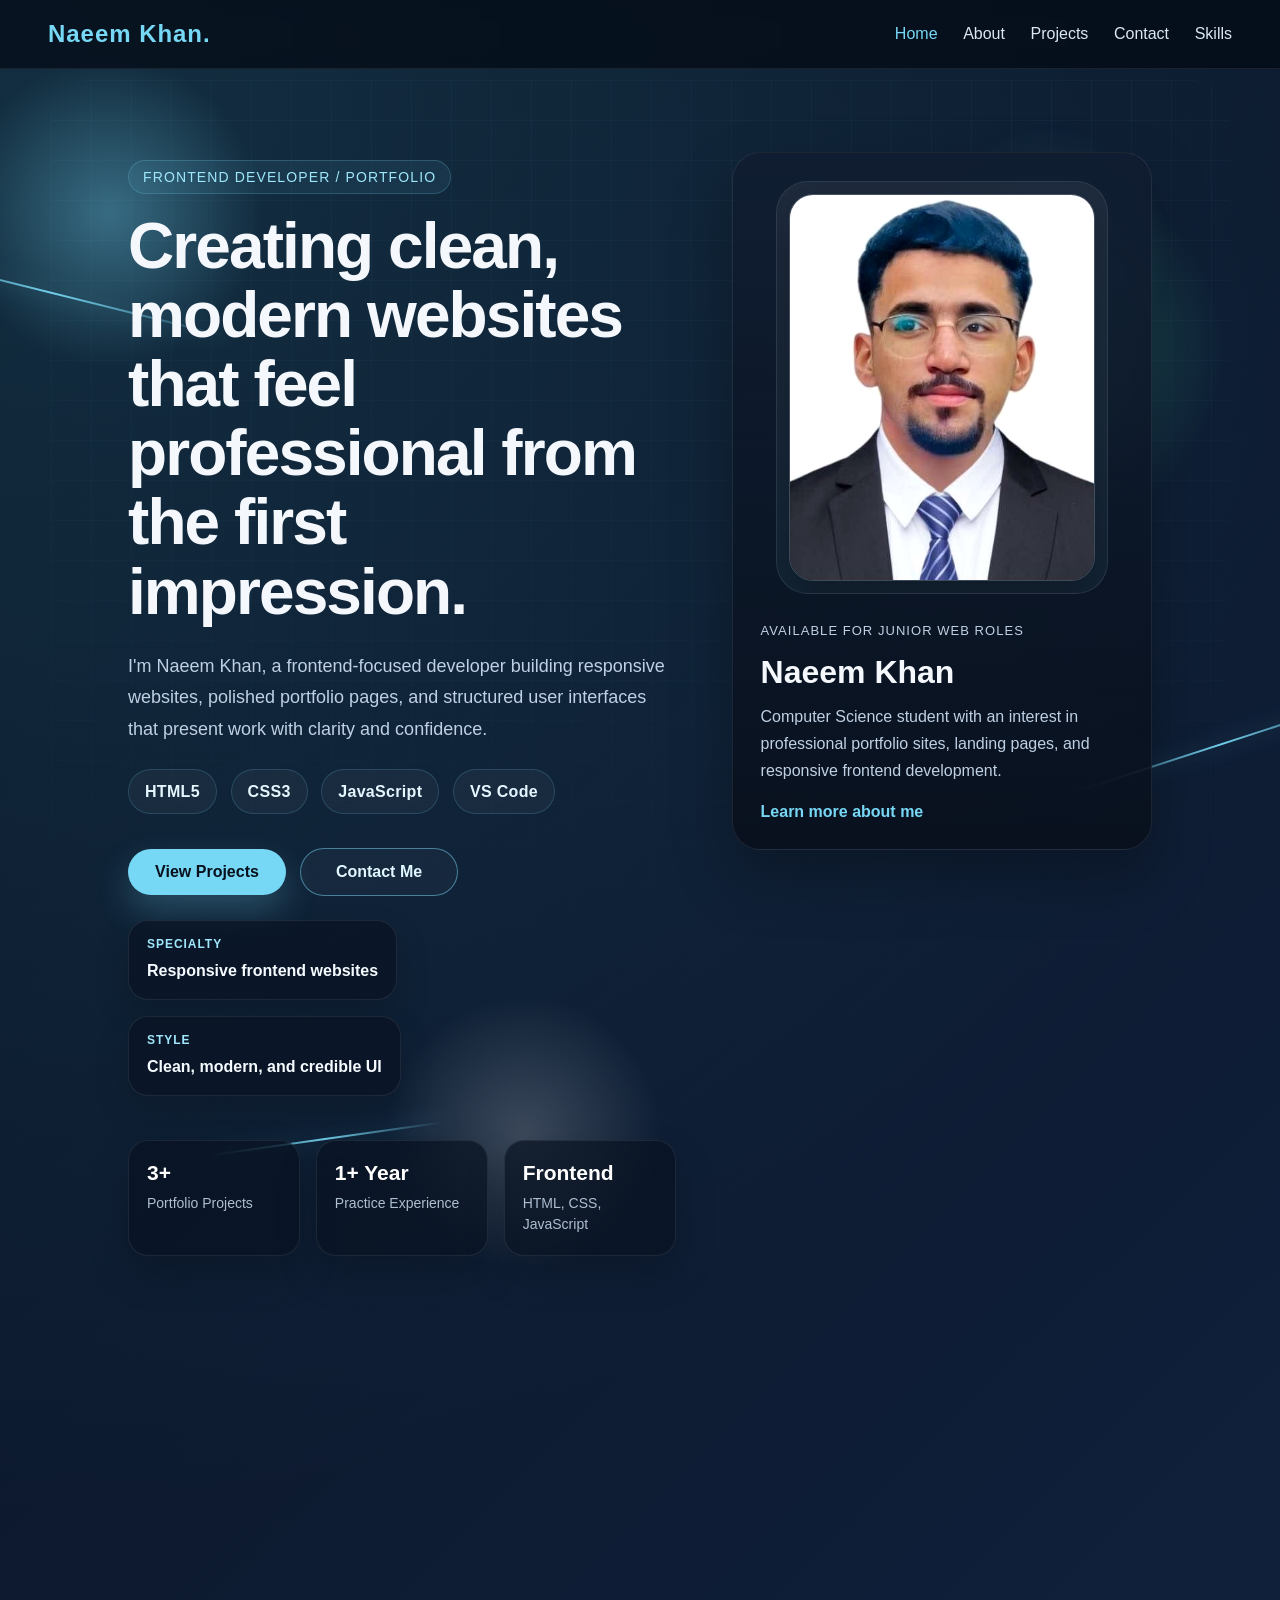
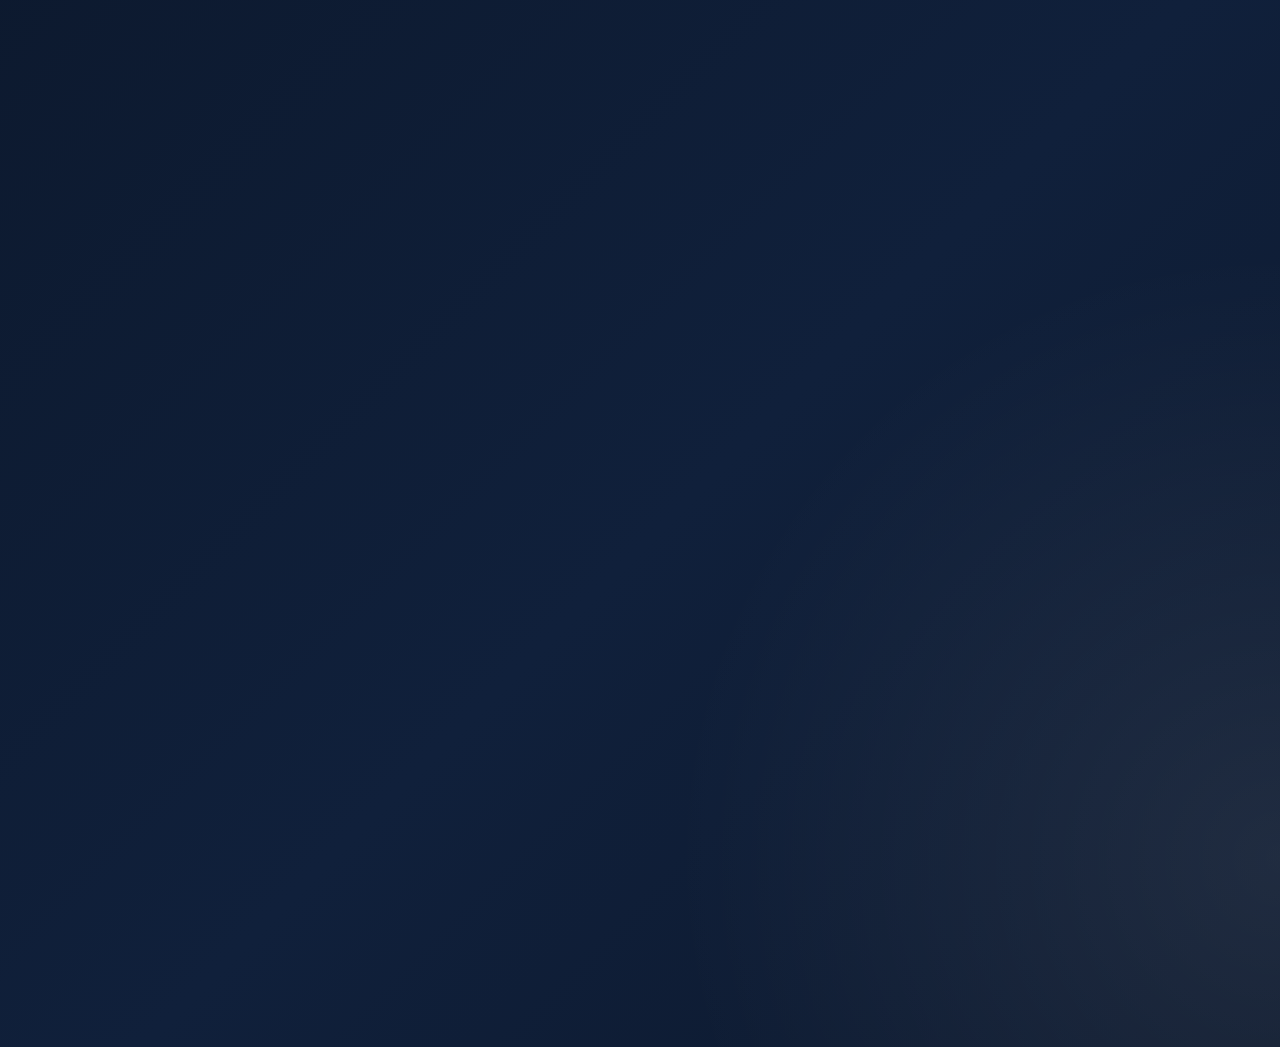
<file: index.html>
<!DOCTYPE html>
<html lang="en">
<head>
<meta charset="UTF-8">
<meta name="viewport" content="width=device-width, initial-scale=1.0">
<title>Naeem Khan | Software Developer</title>
<meta http-equiv="Content-Security-Policy" content="default-src 'self'; img-src 'self' data:; style-src 'self' 'unsafe-inline'; script-src 'self' 'unsafe-inline'; object-src 'none'; base-uri 'self'; frame-ancestors 'self'; form-action 'self' mailto:;">
<link rel="stylesheet" href="style.css">
<link rel="preload" as="image" href="naeem.jpg">
</head>
<body>
<header>
    <nav>
        <div class="logo">Naeem Khan.</div>
        <div class="hamburger" id="hamburger" aria-label="Toggle navigation" aria-expanded="false" aria-controls="nav-links" role="button" tabindex="0">
            <span></span>
            <span></span>
            <span></span>
        </div>
        <ul id="nav-links">
            <li><a href="index.html" class="active">Home</a></li>
            <li><a href="about.html">About</a></li>
            <li><a href="projects.html">Projects</a></li>
            <li><a href="contact.html">Contact</a></li>
            <li><a href="skills.html">Skills</a></li>
        </ul>
    </nav>
</header>

<div class="nav-overlay" id="nav-overlay" aria-hidden="true"></div>

<main>
    <section class="hero hero-home">
        <div class="hero-background" aria-hidden="true">
            <span class="bg-orb orb-one"></span>
            <span class="bg-orb orb-two"></span>
            <span class="bg-orb orb-three"></span>
            <span class="bg-grid"></span>
            <span class="bg-line line-one"></span>
            <span class="bg-line line-two"></span>
            <span class="bg-line line-three"></span>
        </div>

        <div class="hero-copy fade-in delay-1">
            <p class="eyebrow">Frontend Developer / Portfolio</p>
            <h1>Creating clean, modern websites that feel professional from the first impression.</h1>
            <p class="hero-lead">
                I'm Naeem Khan, a frontend-focused developer building responsive websites, polished
                portfolio pages, and structured user interfaces that present work with clarity and confidence.
            </p>

            <div class="tech-icons" aria-label="Core tools and technologies">
                <span class="tech-badge">HTML5</span>
                <span class="tech-badge">CSS3</span>
                <span class="tech-badge">JavaScript</span>
                <span class="tech-badge">VS Code</span>
            </div>

            <div class="hero-actions fade-in delay-2">
                <a href="projects.html" class="btn primary">View Projects</a>
                <a href="contact.html" class="btn secondary">Contact Me</a>
            </div>

            <div class="hero-trust-row">
                <div class="trust-item">
                    <span>Specialty</span>
                    <strong>Responsive frontend websites</strong>
                </div>
                <div class="trust-item">
                    <span>Style</span>
                    <strong>Clean, modern, and credible UI</strong>
                </div>
            </div>

            <div class="hero-metrics">
                <div class="metric-card">
                    <strong>3+</strong>
                    <span>Portfolio Projects</span>
                </div>
                <div class="metric-card">
                    <strong>1+ Year</strong>
                    <span>Practice Experience</span>
                </div>
                <div class="metric-card">
                    <strong>Frontend</strong>
                    <span>HTML, CSS, JavaScript</span>
                </div>
            </div>
        </div>

        <div class="hero-visual fade-in delay-3">
            <div class="profile-panel">
                <div class="profile-image-wrap">
                    <div class="circle"></div>
                    <img src="naeem.jpg" alt="Portrait of Naeem Khan" width="465" height="577" decoding="async" fetchpriority="high">
                </div>

                <div class="profile-summary">
                    <p class="profile-role">Available for junior web roles</p>
                    <h2>Naeem Khan</h2>
                    <p>
                        Computer Science student with an interest in professional portfolio sites,
                        landing pages, and responsive frontend development.
                    </p>
                    <a href="about.html" class="text-link">Learn more about me</a>
                </div>
            </div>
        </div>
    </section>

    <section class="home-strip fade-in-on-scroll">
        <div class="strip-card fade-in-on-scroll" style="--reveal-delay: 80ms;">
            <h3>Professional Presentation</h3>
            <p>Layouts designed to feel clean, trustworthy, and easy to navigate.</p>
        </div>
        <div class="strip-card fade-in-on-scroll" style="--reveal-delay: 180ms;">
            <h3>Responsive Design</h3>
            <p>Interfaces built to work smoothly across desktop, tablet, and mobile screens.</p>
        </div>
        <div class="strip-card fade-in-on-scroll" style="--reveal-delay: 280ms;">
            <h3>Project Focus</h3>
            <p>Real practice projects that demonstrate UI structure, styling, and consistency.</p>
        </div>
    </section>

    <section class="home-feature-grid fade-in-on-scroll">
        <article class="home-feature-card feature-intro fade-in-on-scroll" style="--reveal-delay: 80ms;">
            <p class="intro">What I Deliver</p>
            <h2>Web pages that balance visual appeal, clarity, and usability.</h2>
            <p>
                My work focuses on creating pages that are easy to understand, attractive to look at,
                and professional enough to support a personal brand or business presence.
            </p>
        </article>

        <article class="home-feature-card fade-in-on-scroll" style="--reveal-delay: 180ms;">
            <strong>Landing Pages</strong>
            <p>Structured layouts that guide visitors clearly from introduction to action.</p>
        </article>

        <article class="home-feature-card fade-in-on-scroll" style="--reveal-delay: 280ms;">
            <strong>Portfolio Websites</strong>
            <p>Personal portfolio pages designed to showcase projects in a clean and credible way.</p>
        </article>

        <article class="home-feature-card fade-in-on-scroll" style="--reveal-delay: 380ms;">
            <strong>Responsive Interfaces</strong>
            <p>Designs that stay usable and polished across desktop, tablet, and mobile screens.</p>
        </article>
    </section>

    <section class="home-cta-panel fade-in-on-scroll">
        <div class="home-cta-copy">
            <p class="eyebrow">Ready to Connect</p>
            <h2>Looking for a clean and professional website style?</h2>
            <p>
                Explore my recent work or contact me to discuss a project, role, or collaboration opportunity.
            </p>
        </div>
        <div class="home-cta-actions">
            <a href="projects.html" class="btn primary">See My Work</a>
            <a href="contact.html" class="btn secondary">Start a Conversation</a>
        </div>
    </section>
</main>

<footer>
    <p>&copy; 2026 Naeem Khan</p>
    <div class="social-links">
        <a href="https://www.linkedin.com/in/naeem-khan-666952367?utm_source=share_via&utm_content=profile&utm_medium=member_android" target="_blank" rel="noopener noreferrer" aria-label="LinkedIn">
            <svg viewBox="0 0 24 24" aria-hidden="true">
                <path d="M4.98 3.5A2.49 2.49 0 1 0 5 8.48a2.49 2.49 0 0 0-.02-4.98ZM2.75 9.5h4.5v11.75h-4.5Zm7.25 0h4.31v1.6h.06c.6-1.14 2.08-2.35 4.28-2.35 4.58 0 5.43 3.01 5.43 6.92v7.58h-4.5v-6.72c0-1.6-.03-3.66-2.23-3.66-2.24 0-2.58 1.75-2.58 3.55v6.83H10Z"/>
            </svg>
            <span>LinkedIn</span>
        </a>
        <a href="https://mail.google.com/mail/?view=cm&amp;fs=1&amp;to=naeemcs931%40gmail.com&amp;su=Portfolio%20Inquiry" target="_blank" rel="noopener noreferrer" aria-label="Email Me">
            <svg viewBox="0 0 24 24" aria-hidden="true">
                <path d="M3 5.25h18A1.75 1.75 0 0 1 22.75 7v10A1.75 1.75 0 0 1 21 18.75H3A1.75 1.75 0 0 1 1.25 17V7A1.75 1.75 0 0 1 3 5.25Zm0 1.5a.25.25 0 0 0-.25.25v.19l9.25 5.82 9.25-5.82V7A.25.25 0 0 0 21 6.75Zm18 10.5a.25.25 0 0 0 .25-.25V8.96l-8.85 5.57a.75.75 0 0 1-.8 0L2.75 8.96V17c0 .14.11.25.25.25Z"/>
            </svg>
            <span>Email</span>
        </a>
    </div>
</footer>

<script>
const hamburger = document.getElementById('hamburger');
const navLinks = document.getElementById('nav-links');
const navOverlay = document.getElementById('nav-overlay');

if (hamburger && navLinks) {
    const setNavState = (isOpen) => {
        navLinks.classList.toggle('active', isOpen);
        document.body.classList.toggle('nav-open', isOpen);
        hamburger.setAttribute('aria-expanded', String(isOpen));
        if (navOverlay) {
            navOverlay.setAttribute('aria-hidden', String(!isOpen));
        }
    };

    const toggleNav = () => {
        setNavState(!navLinks.classList.contains('active'));
    };

    const closeNav = () => {
        setNavState(false);
    };

    hamburger.addEventListener('click', toggleNav);
    hamburger.addEventListener('keydown', (event) => {
        if (event.key === 'Enter' || event.key === ' ') {
            event.preventDefault();
            toggleNav();
        }
    });

    navLinks.querySelectorAll('a').forEach((link) => {
        link.addEventListener('click', closeNav);
    });

    if (navOverlay) {
        navOverlay.addEventListener('click', closeNav);
    }

    document.addEventListener('keydown', (event) => {
        if (event.key === 'Escape') {
            closeNav();
        }
    });
}

function initRevealAnimations() {
    const revealItems = document.querySelectorAll('.fade-in-on-scroll:not(.is-visible)');

    if (revealItems.length === 0) {
        return;
    }

    const pendingItems = [];
    const immediateThreshold = Math.max(window.innerHeight * 0.92, 560);

    revealItems.forEach((item) => {
        if (item.getBoundingClientRect().top <= immediateThreshold) {
            item.classList.add('reveal-now', 'is-visible');
            return;
        }

        pendingItems.push(item);
    });

    if (pendingItems.length === 0) {
        return;
    }

    if (!('IntersectionObserver' in window) || window.matchMedia('(prefers-reduced-motion: reduce)').matches) {
        pendingItems.forEach((item) => item.classList.add('is-visible'));
        return;
    }

    const revealObserver = new IntersectionObserver((entries, observer) => {
        entries.forEach((entry) => {
            if (!entry.isIntersecting) {
                return;
            }

            entry.target.classList.add('is-visible');
            observer.unobserve(entry.target);
        });
    }, {
        threshold: 0.12,
        rootMargin: '0px 0px -10% 0px'
    });

    pendingItems.forEach((item) => revealObserver.observe(item));
}

initRevealAnimations();
</script>

</body>
</html>
</file>
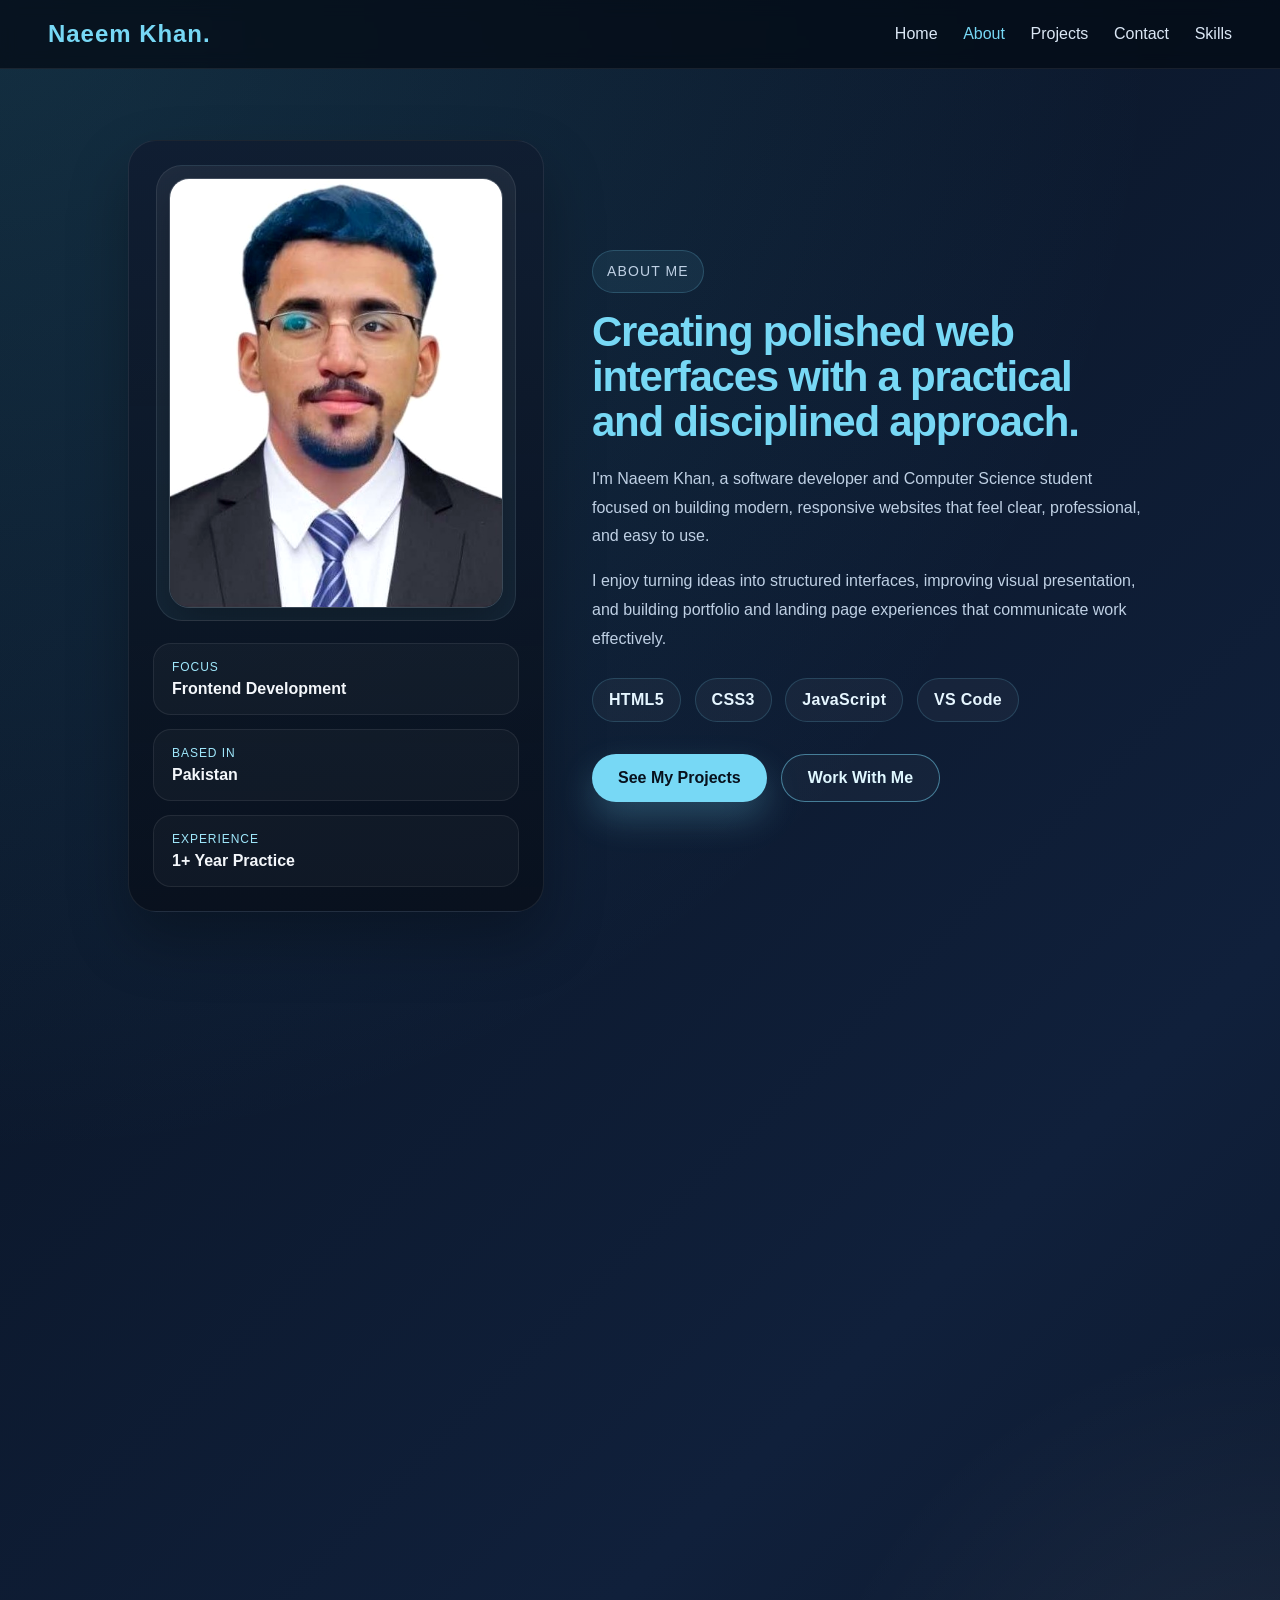
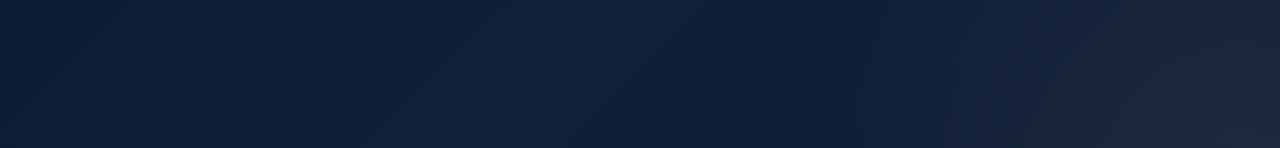
<file: about.html>
<!DOCTYPE html>
<html lang="en">
<head>
<meta charset="UTF-8">
<meta name="viewport" content="width=device-width, initial-scale=1.0">
<title>Naeem Khan | About</title>
<meta http-equiv="Content-Security-Policy" content="default-src 'self'; img-src 'self' data:; style-src 'self' 'unsafe-inline'; script-src 'self' 'unsafe-inline'; object-src 'none'; base-uri 'self'; frame-ancestors 'self'; form-action 'self' mailto:;">
<link rel="stylesheet" href="style.css">
<link rel="preload" as="image" href="naeem.jpg">
</head>
<body>

<header>
    <nav>
        <div class="logo">Naeem Khan.</div>
        <div class="hamburger" id="hamburger" aria-label="Toggle navigation" aria-expanded="false" aria-controls="nav-links" role="button" tabindex="0">
            <span></span>
            <span></span>
            <span></span>
        </div>
        <ul id="nav-links">
            <li><a href="index.html">Home</a></li>
            <li><a href="about.html" class="active">About</a></li>
            <li><a href="projects.html">Projects</a></li>
            <li><a href="contact.html">Contact</a></li>
            <li><a href="skills.html">Skills</a></li>
        </ul>
    </nav>
</header>

<div class="nav-overlay" id="nav-overlay" aria-hidden="true"></div>

<main>
    <section class="about-page about-hero">
        <div class="about-img about-panel fade-in delay-3">
            <div class="about-image-frame">
                <img src="naeem.jpg" alt="Portrait of Naeem Khan" width="465" height="577" decoding="async" fetchpriority="high">
            </div>

            <div class="about-quick-facts">
                <div>
                    <span>Focus</span>
                    <strong>Frontend Development</strong>
                </div>
                <div>
                    <span>Based In</span>
                    <strong>Pakistan</strong>
                </div>
                <div>
                    <span>Experience</span>
                    <strong>1+ Year Practice</strong>
                </div>
            </div>
        </div>

        <div class="about-content fade-in delay-1">
            <p class="eyebrow">About Me</p>
            <h1>Creating polished web interfaces with a practical and disciplined approach.</h1>
            <p>
                I'm Naeem Khan, a software developer and Computer Science student focused on building
                modern, responsive websites that feel clear, professional, and easy to use.
            </p>
            <p>
                I enjoy turning ideas into structured interfaces, improving visual presentation,
                and building portfolio and landing page experiences that communicate work effectively.
            </p>

            <div class="tech-icons">
                <span class="tech-badge">HTML5</span>
                <span class="tech-badge">CSS3</span>
                <span class="tech-badge">JavaScript</span>
                <span class="tech-badge">VS Code</span>
            </div>

            <div class="about-actions fade-in delay-2">
                <a href="projects.html" class="btn primary">See My Projects</a>
                <a href="contact.html" class="btn secondary">Work With Me</a>
            </div>
        </div>
    </section>

    <section class="about-details fade-in-on-scroll">
        <div class="about-card fade-in-on-scroll" style="--reveal-delay: 80ms;">
            <h2>Profile Summary</h2>
            <p>
                I am building my skills in frontend development through practice projects focused on
                HTML, CSS, JavaScript, responsive design, and clean user interface structure.
            </p>
            <p>
                My goal is to grow into a professional full stack developer by strengthening both my
                technical ability and the quality of presentation in every project I create.
            </p>
        </div>

        <div class="about-card fade-in-on-scroll" style="--reveal-delay: 180ms;">
            <h2>Core Details</h2>
            <div class="info-box info-grid">
                <div><strong>Name</strong><span>Naeem Khan</span></div>
                <div><strong>Speciality</strong><span>Frontend Development</span></div>
                <div><strong>Education</strong><span>Computer Science Student</span></div>
                <div><strong>Project Type</strong><span>Portfolio and Landing Pages</span></div>
                <div><strong>Location</strong><span>Pakistan</span></div>
                <div><strong>Next Goal</strong><span>Senior Developer Role</span></div>
            </div>
        </div>

        <div class="about-card fade-in-on-scroll" style="--reveal-delay: 280ms;">
            <h2>What I Value</h2>
            <div class="about-points">
                <div class="point-item">
                    <strong>Clarity</strong>
                    <p>Interfaces should be easy to read, structured well, and simple to navigate.</p>
                </div>
                <div class="point-item">
                    <strong>Consistency</strong>
                    <p>Design elements should feel connected across pages, sections, and screen sizes.</p>
                </div>
                <div class="point-item">
                    <strong>Growth</strong>
                    <p>Every project is a chance to improve code quality, layout judgment, and execution.</p>
                </div>
            </div>
        </div>
    </section>
</main>

<footer>
    <p>&copy; 2026 Naeem Khan</p>
    <div class="social-links">
        <a href="https://www.linkedin.com/in/naeem-khan-666952367?utm_source=share_via&utm_content=profile&utm_medium=member_android" target="_blank" rel="noopener noreferrer" aria-label="LinkedIn">
            <svg viewBox="0 0 24 24" aria-hidden="true">
                <path d="M4.98 3.5A2.49 2.49 0 1 0 5 8.48a2.49 2.49 0 0 0-.02-4.98ZM2.75 9.5h4.5v11.75h-4.5Zm7.25 0h4.31v1.6h.06c.6-1.14 2.08-2.35 4.28-2.35 4.58 0 5.43 3.01 5.43 6.92v7.58h-4.5v-6.72c0-1.6-.03-3.66-2.23-3.66-2.24 0-2.58 1.75-2.58 3.55v6.83H10Z"/>
            </svg>
            <span>LinkedIn</span>
        </a>
        <a href="https://mail.google.com/mail/?view=cm&amp;fs=1&amp;to=naeemcs931%40gmail.com&amp;su=Portfolio%20Inquiry" target="_blank" rel="noopener noreferrer" aria-label="Email Me">
            <svg viewBox="0 0 24 24" aria-hidden="true">
                <path d="M3 5.25h18A1.75 1.75 0 0 1 22.75 7v10A1.75 1.75 0 0 1 21 18.75H3A1.75 1.75 0 0 1 1.25 17V7A1.75 1.75 0 0 1 3 5.25Zm0 1.5a.25.25 0 0 0-.25.25v.19l9.25 5.82 9.25-5.82V7A.25.25 0 0 0 21 6.75Zm18 10.5a.25.25 0 0 0 .25-.25V8.96l-8.85 5.57a.75.75 0 0 1-.8 0L2.75 8.96V17c0 .14.11.25.25.25Z"/>
            </svg>
            <span>Email</span>
        </a>
    </div>
</footer>

<script>
const hamburger = document.getElementById('hamburger');
const navLinks = document.getElementById('nav-links');
const navOverlay = document.getElementById('nav-overlay');

if (hamburger && navLinks) {
    const setNavState = (isOpen) => {
        navLinks.classList.toggle('active', isOpen);
        document.body.classList.toggle('nav-open', isOpen);
        hamburger.setAttribute('aria-expanded', String(isOpen));
        if (navOverlay) {
            navOverlay.setAttribute('aria-hidden', String(!isOpen));
        }
    };

    const toggleNav = () => {
        setNavState(!navLinks.classList.contains('active'));
    };

    const closeNav = () => {
        setNavState(false);
    };

    hamburger.addEventListener('click', toggleNav);
    hamburger.addEventListener('keydown', (event) => {
        if (event.key === 'Enter' || event.key === ' ') {
            event.preventDefault();
            toggleNav();
        }
    });

    navLinks.querySelectorAll('a').forEach((link) => {
        link.addEventListener('click', closeNav);
    });

    if (navOverlay) {
        navOverlay.addEventListener('click', closeNav);
    }

    document.addEventListener('keydown', (event) => {
        if (event.key === 'Escape') {
            closeNav();
        }
    });
}

function initRevealAnimations() {
    const revealItems = document.querySelectorAll('.fade-in-on-scroll:not(.is-visible)');

    if (revealItems.length === 0) {
        return;
    }

    const pendingItems = [];
    const immediateThreshold = Math.max(window.innerHeight * 0.92, 560);

    revealItems.forEach((item) => {
        if (item.getBoundingClientRect().top <= immediateThreshold) {
            item.classList.add('reveal-now', 'is-visible');
            return;
        }

        pendingItems.push(item);
    });

    if (pendingItems.length === 0) {
        return;
    }

    if (!('IntersectionObserver' in window) || window.matchMedia('(prefers-reduced-motion: reduce)').matches) {
        pendingItems.forEach((item) => item.classList.add('is-visible'));
        return;
    }

    const revealObserver = new IntersectionObserver((entries, observer) => {
        entries.forEach((entry) => {
            if (!entry.isIntersecting) {
                return;
            }

            entry.target.classList.add('is-visible');
            observer.unobserve(entry.target);
        });
    }, {
        threshold: 0.12,
        rootMargin: '0px 0px -10% 0px'
    });

    pendingItems.forEach((item) => revealObserver.observe(item));
}

initRevealAnimations();
</script>

</body>
</html>
</file>
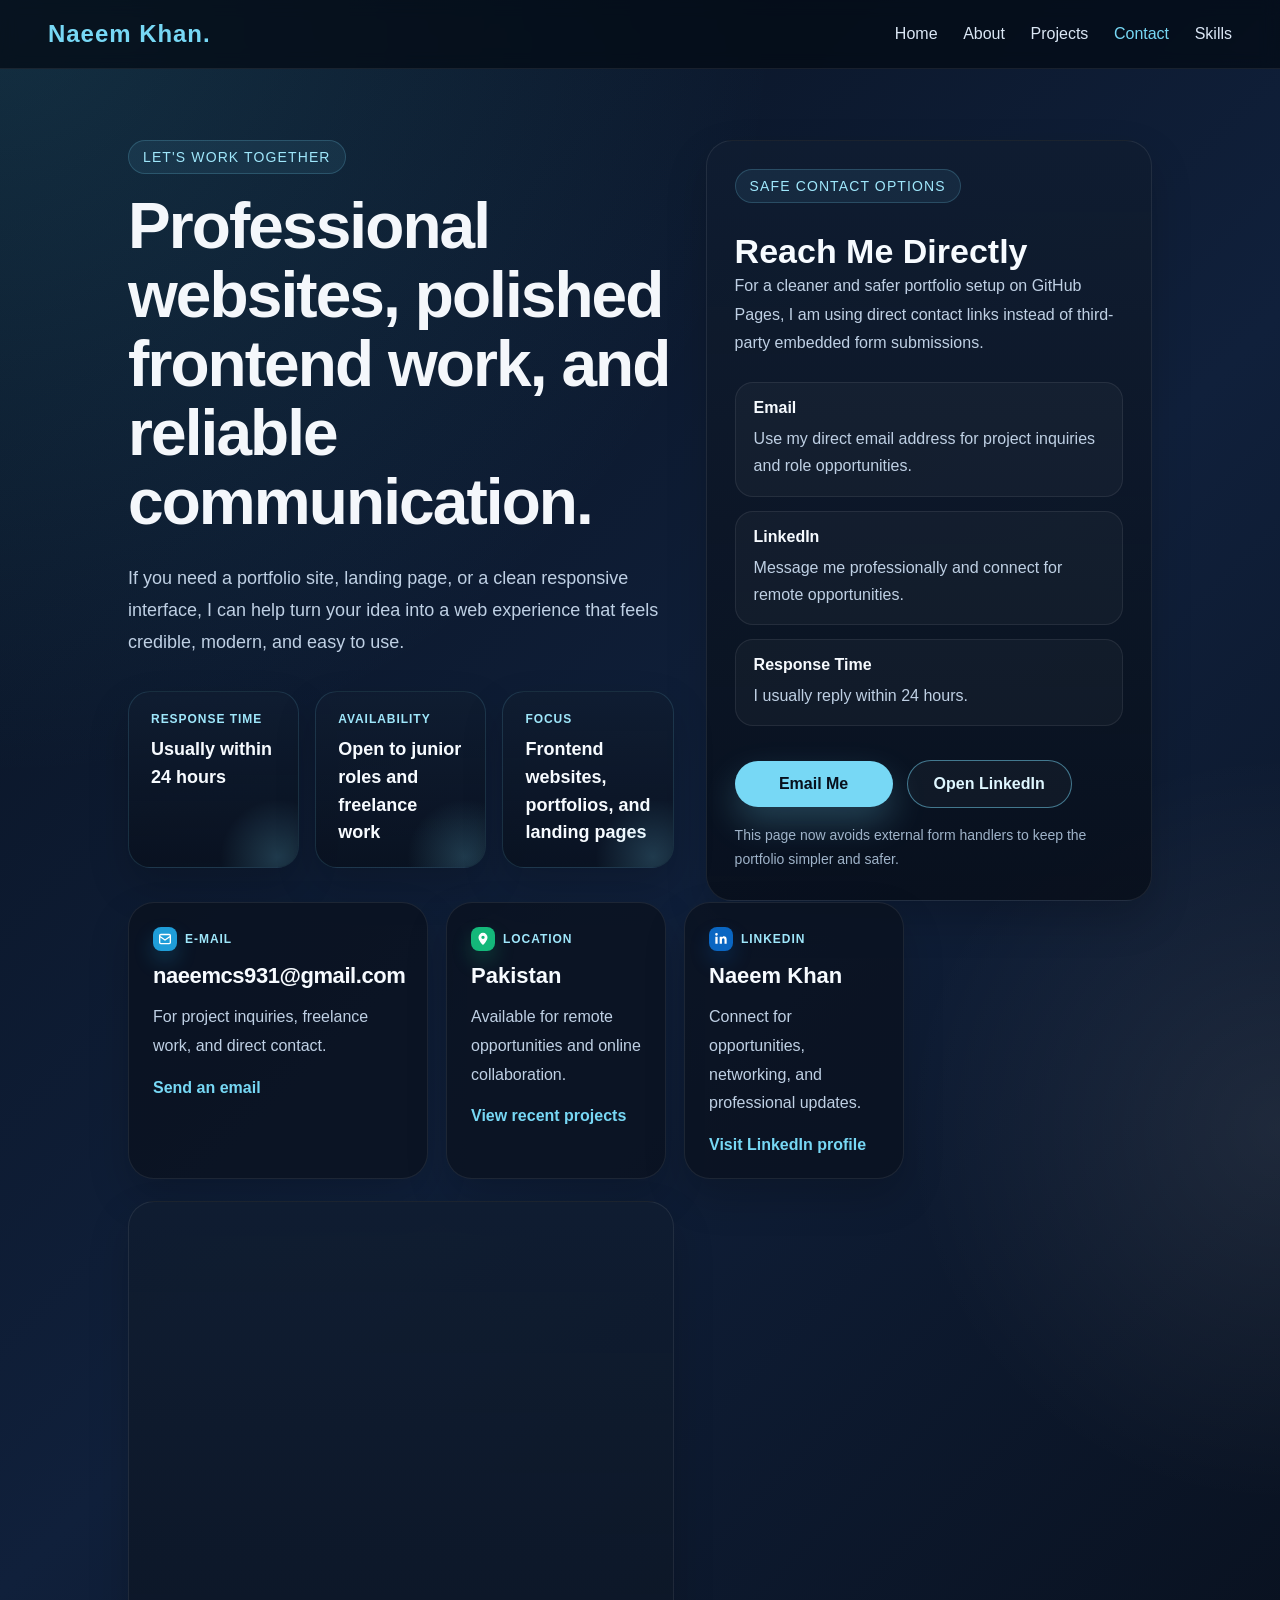
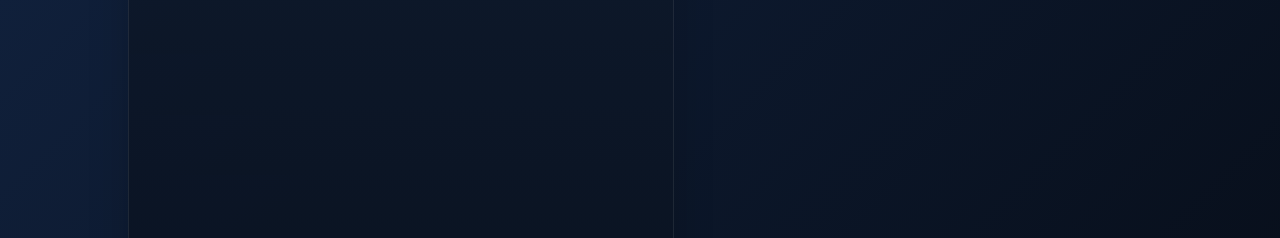
<file: contact.html>
<!DOCTYPE html>
<html lang="en">
<head>
<meta charset="UTF-8">
<meta name="viewport" content="width=device-width, initial-scale=1.0">
<title>Naeem Khan | Contact</title>
<meta http-equiv="Content-Security-Policy" content="default-src 'self'; img-src 'self' data:; style-src 'self' 'unsafe-inline'; script-src 'self' 'unsafe-inline'; object-src 'none'; base-uri 'self'; frame-ancestors 'self'; form-action 'self' mailto:;">
<link rel="stylesheet" href="style.css">
</head>
<body>

<header>
    <nav>
        <div class="logo">Naeem Khan.</div>
        <div class="hamburger" id="hamburger" aria-label="Toggle navigation" aria-expanded="false" aria-controls="nav-links" role="button" tabindex="0">
            <span></span>
            <span></span>
            <span></span>
        </div>
        <ul id="nav-links">
            <li><a href="index.html">Home</a></li>
            <li><a href="about.html">About</a></li>
            <li><a href="projects.html">Projects</a></li>
            <li><a href="contact.html" class="active">Contact</a></li>
            <li><a href="skills.html">Skills</a></li>
        </ul>
    </nav>
</header>

<div class="nav-overlay" id="nav-overlay" aria-hidden="true"></div>

<main>
    <section class="contact-page page-section">
        <div class="contact-shell">
            <div class="contact-copy fade-in-on-scroll">
                <p class="eyebrow">Let's Work Together</p>
                <h1>Professional websites, polished frontend work, and reliable communication.</h1>
                <p class="contact-lead">
                    If you need a portfolio site, landing page, or a clean responsive interface,
                    I can help turn your idea into a web experience that feels credible, modern,
                    and easy to use.
                </p>

                <div class="contact-highlights">
                    <div class="contact-highlight-card fade-in-on-scroll" style="--reveal-delay: 80ms;">
                        <span>Response Time</span>
                        <strong>Usually within 24 hours</strong>
                    </div>
                    <div class="contact-highlight-card fade-in-on-scroll" style="--reveal-delay: 180ms;">
                        <span>Availability</span>
                        <strong>Open to junior roles and freelance work</strong>
                    </div>
                    <div class="contact-highlight-card fade-in-on-scroll" style="--reveal-delay: 280ms;">
                        <span>Focus</span>
                        <strong>Frontend websites, portfolios, and landing pages</strong>
                    </div>
                </div>

                <div class="contact-details-grid">
                    <article class="contact-info-card fade-in-on-scroll" style="--reveal-delay: 120ms;">
                        <span class="contact-label-with-icon">
                            <svg class="contact-badge-icon" viewBox="0 0 24 24" aria-hidden="true">
                                <path d="M3 6.75A2.75 2.75 0 0 1 5.75 4h12.5A2.75 2.75 0 0 1 21 6.75v10.5A2.75 2.75 0 0 1 18.25 20H5.75A2.75 2.75 0 0 1 3 17.25V6.75Zm2 .44v.18l7 4.97 7-4.97v-.18c0-.41-.34-.75-.75-.75H5.75c-.41 0-.75.34-.75.75Zm14 2.62-6.42 4.56a1 1 0 0 1-1.16 0L5 9.81v7.44c0 .41.34.75.75.75h12.5c.41 0 .75-.34.75-.75V9.81Z"></path>
                            </svg>
                            E-mail
                        </span>
                        <strong class="contact-inline-copy contact-email-value">naeemcs931@gmail.com</strong>
                        <p class="contact-inline-copy">For project inquiries, freelance work, and direct contact.</p>
                        <a href="https://mail.google.com/mail/?view=cm&amp;fs=1&amp;to=naeemcs931%40gmail.com" class="text-link contact-inline-copy" target="_blank" rel="noopener noreferrer">Send an email</a>
                    </article>

                    <article class="contact-info-card fade-in-on-scroll" style="--reveal-delay: 220ms;">
                        <span class="contact-label-with-icon">
                            <svg class="contact-badge-icon" viewBox="0 0 24 24" aria-hidden="true">
                                <path d="M12 2.75a6.75 6.75 0 0 1 6.75 6.75c0 4.95-5.3 10.18-6.1 10.95a.93.93 0 0 1-1.3 0c-.8-.77-6.1-6-6.1-10.95A6.75 6.75 0 0 1 12 2.75Zm0 9.25a2.5 2.5 0 1 0 0-5 2.5 2.5 0 0 0 0 5Z"></path>
                            </svg>
                            Location
                        </span>
                        <strong class="contact-inline-copy">Pakistan</strong>
                        <p class="contact-inline-copy">Available for remote opportunities and online collaboration.</p>
                        <a href="projects.html" class="text-link contact-inline-copy">View recent projects</a>
                    </article>

                    <article class="contact-info-card fade-in-on-scroll" style="--reveal-delay: 320ms;">
                        <span class="contact-label-with-icon">
                            <svg class="contact-badge-icon linkedin-logo" viewBox="0 0 24 24" aria-hidden="true">
                                <path d="M6.94 8.5V19H3.5V8.5h3.44ZM5.22 3A2 2 0 1 0 5.2 7a2 2 0 0 0 .02-4ZM20.5 12.58C20.5 9.4 18.8 8 16.53 8c-1.83 0-2.65 1-3.11 1.7v-1.2H10V19h3.42v-5.47c0-1.44.27-2.84 2.05-2.84 1.76 0 1.78 1.64 1.78 2.94V19h3.25v-6.42Z"></path>
                            </svg>
                            LinkedIn
                        </span>
                        <strong class="contact-inline-copy">Naeem Khan</strong>
                        <p class="contact-inline-copy">Connect for opportunities, networking, and professional updates.</p>
                        <a href="https://www.linkedin.com/in/naeem-khan-666952367/" class="text-link contact-inline-copy" target="_blank" rel="noopener noreferrer">Visit LinkedIn profile</a>
                    </article>
                </div>

                <div class="contact-note-card fade-in-on-scroll" style="--reveal-delay: 360ms;">
                    <p class="contact-note-label">Why Contact Me</p>
                    <h2>A contact page designed to feel clear, trustworthy, and professional.</h2>
                    <p>
                        I focus on clean design structure, responsive layouts, and presentation
                        that helps personal brands and small businesses look more established online.
                    </p>
                    <div class="contact-note-points">
                        <div class="note-point">
                            <strong>Clean UI</strong>
                            <span>Modern layouts with strong spacing, hierarchy, and readability.</span>
                        </div>
                        <div class="note-point">
                            <strong>Responsive Design</strong>
                            <span>Pages built to work smoothly across desktop, tablet, and mobile.</span>
                        </div>
                        <div class="note-point">
                            <strong>Professional Presentation</strong>
                            <span>Interfaces that make your work and business feel more credible.</span>
                        </div>
                    </div>
                </div>
            </div>

            <div class="contact-form-panel fade-in-on-scroll" style="--reveal-delay: 200ms;">
                <div class="contact-form-card">
                    <p class="intro">Safe Contact Options</p>
                    <h2>Reach Me Directly</h2>
                    <p class="contact-form-text">
                        For a cleaner and safer portfolio setup on GitHub Pages, I am using direct
                        contact links instead of third-party embedded form submissions.
                    </p>

                    <div class="contact-process">
                        <div class="process-item">
                            <strong>Email</strong>
                            <span>Use my direct email address for project inquiries and role opportunities.</span>
                        </div>
                        <div class="process-item">
                            <strong>LinkedIn</strong>
                            <span>Message me professionally and connect for remote opportunities.</span>
                        </div>
                        <div class="process-item">
                            <strong>Response Time</strong>
                            <span>I usually reply within 24 hours.</span>
                        </div>
                    </div>

                    <div class="hero-actions">
                        <a href="https://mail.google.com/mail/?view=cm&amp;fs=1&amp;to=naeemcs931%40gmail.com&amp;su=Portfolio%20Inquiry" class="btn primary" target="_blank" rel="noopener noreferrer">Email Me</a>
                        <a href="https://www.linkedin.com/in/naeem-khan-666952367/" class="btn secondary" target="_blank" rel="noopener noreferrer">Open LinkedIn</a>
                    </div>
                    <p class="contact-form-note">This page now avoids external form handlers to keep the portfolio simpler and safer.</p>
                </div>
            </div>
        </div>
    </section>
</main>

<script>
const hamburger = document.getElementById('hamburger');
const navLinks = document.getElementById('nav-links');
const navOverlay = document.getElementById('nav-overlay');

if (hamburger && navLinks) {
    const setNavState = (isOpen) => {
        navLinks.classList.toggle('active', isOpen);
        document.body.classList.toggle('nav-open', isOpen);
        hamburger.setAttribute('aria-expanded', String(isOpen));
        if (navOverlay) {
            navOverlay.setAttribute('aria-hidden', String(!isOpen));
        }
    };

    const toggleNav = () => {
        setNavState(!navLinks.classList.contains('active'));
    };

    const closeNav = () => {
        setNavState(false);
    };

    hamburger.addEventListener('click', toggleNav);
    hamburger.addEventListener('keydown', (event) => {
        if (event.key === 'Enter' || event.key === ' ') {
            event.preventDefault();
            toggleNav();
        }
    });

    navLinks.querySelectorAll('a').forEach((link) => {
        link.addEventListener('click', closeNav);
    });

    if (navOverlay) {
        navOverlay.addEventListener('click', closeNav);
    }

    document.addEventListener('keydown', (event) => {
        if (event.key === 'Escape') {
            closeNav();
        }
    });
}

function initRevealAnimations() {
    const revealItems = document.querySelectorAll('.fade-in-on-scroll:not(.is-visible)');

    if (revealItems.length === 0) {
        return;
    }

    const pendingItems = [];
    const immediateThreshold = Math.max(window.innerHeight * 0.92, 560);

    revealItems.forEach((item) => {
        if (item.getBoundingClientRect().top <= immediateThreshold) {
            item.classList.add('reveal-now', 'is-visible');
            return;
        }

        pendingItems.push(item);
    });

    if (pendingItems.length === 0) {
        return;
    }

    if (!('IntersectionObserver' in window) || window.matchMedia('(prefers-reduced-motion: reduce)').matches) {
        pendingItems.forEach((item) => item.classList.add('is-visible'));
        return;
    }

    const revealObserver = new IntersectionObserver((entries, observer) => {
        entries.forEach((entry) => {
            if (!entry.isIntersecting) {
                return;
            }

            entry.target.classList.add('is-visible');
            observer.unobserve(entry.target);
        });
    }, {
        threshold: 0.12,
        rootMargin: '0px 0px -10% 0px'
    });

    pendingItems.forEach((item) => revealObserver.observe(item));
}

initRevealAnimations();
</script>

</body>
</html>
</file>
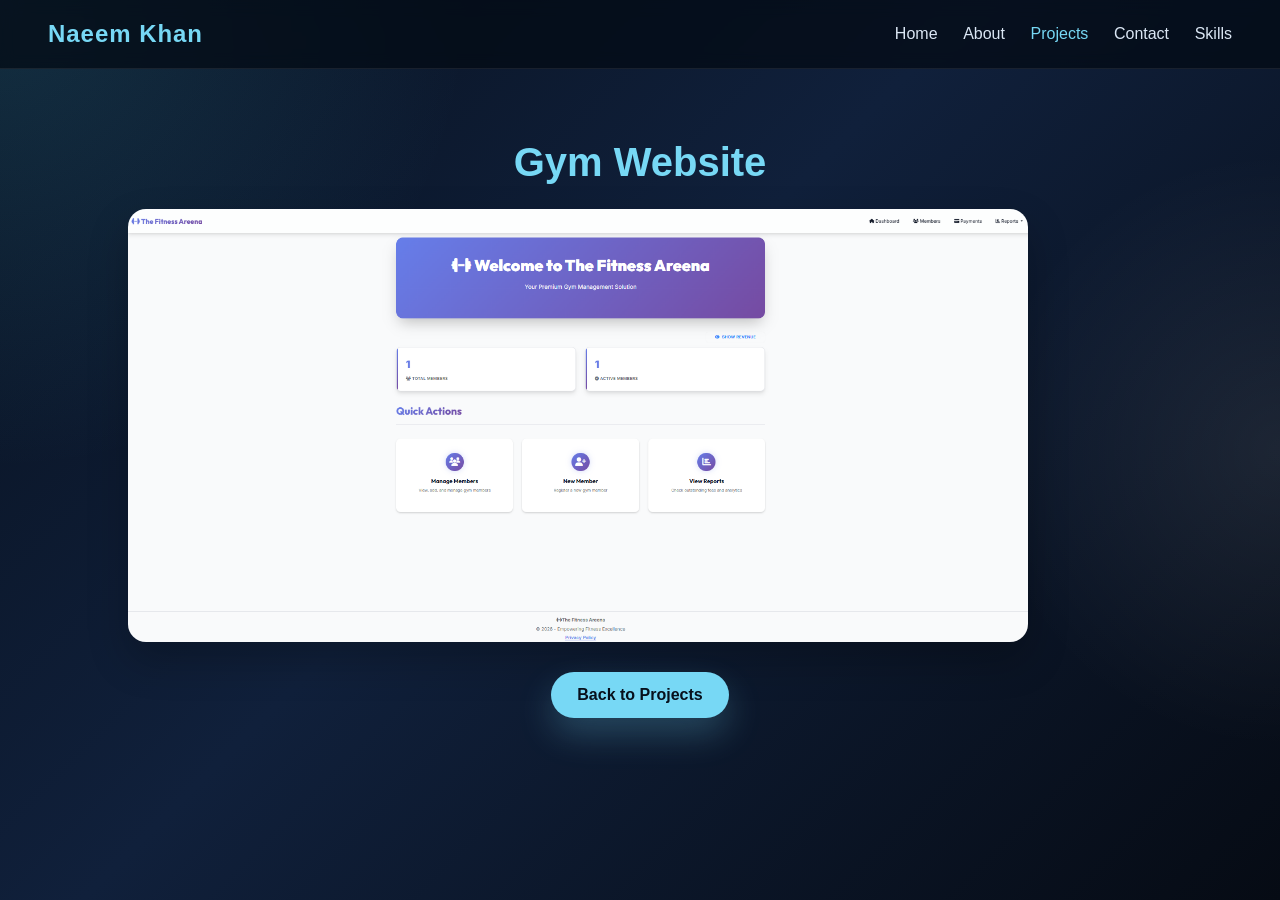
<file: project-gym.html>
<!DOCTYPE html>
<html lang="en">
<head>
<meta charset="UTF-8">
<meta name="viewport" content="width=device-width, initial-scale=1.0">
<title>Gym Website | Project Preview</title>
<meta http-equiv="Content-Security-Policy" content="default-src 'self'; img-src 'self' data:; style-src 'self' 'unsafe-inline'; script-src 'self' 'unsafe-inline'; object-src 'none'; base-uri 'self'; frame-ancestors 'self'; form-action 'self' mailto:;">
<link rel="stylesheet" href="style.css">
<link rel="preload" as="image" href="gym.png">
</head>
<body>

<header>
    <nav>
        <div class="logo">Naeem Khan</div>
        <div class="hamburger" id="hamburger" aria-label="Toggle navigation" aria-expanded="false" aria-controls="nav-links" role="button" tabindex="0">
            <span></span>
            <span></span>
            <span></span>
        </div>
        <ul id="nav-links">
            <li><a href="index.html">Home</a></li>
            <li><a href="about.html">About</a></li>
            <li><a href="projects.html" class="active">Projects</a></li>
            <li><a href="contact.html">Contact</a></li>
            <li><a href="skills.html">Skills</a></li>
        </ul>
    </nav>
</header>

<section class="project-preview page-section fade-in-on-scroll">
    <h2 class="fade-in-on-scroll" style="--reveal-delay: 80ms;">Gym Website</h2>
    <img src="gym.png" alt="Gym Website preview" class="project-preview-image fade-in-on-scroll" style="--reveal-delay: 180ms;" width="1581" height="760" decoding="async" fetchpriority="high">
    <a href="projects.html" class="btn primary fade-in-on-scroll" style="--reveal-delay: 280ms;">Back to Projects</a>
</section>

<script>
const hamburger = document.getElementById('hamburger');
const navLinks = document.getElementById('nav-links');

if (hamburger && navLinks) {
    const toggleNav = () => {
        navLinks.classList.toggle('active');
        hamburger.setAttribute('aria-expanded', String(navLinks.classList.contains('active')));
    };

    hamburger.addEventListener('click', toggleNav);
    hamburger.addEventListener('keydown', (event) => {
        if (event.key === 'Enter' || event.key === ' ') {
            event.preventDefault();
            toggleNav();
        }
    });
}

function initRevealAnimations() {
    const revealItems = document.querySelectorAll('.fade-in-on-scroll:not(.is-visible)');

    if (revealItems.length === 0) {
        return;
    }

    const pendingItems = [];
    const immediateThreshold = Math.max(window.innerHeight * 0.92, 560);

    revealItems.forEach((item) => {
        if (item.getBoundingClientRect().top <= immediateThreshold) {
            item.classList.add('reveal-now', 'is-visible');
            return;
        }

        pendingItems.push(item);
    });

    if (pendingItems.length === 0) {
        return;
    }

    if (!('IntersectionObserver' in window) || window.matchMedia('(prefers-reduced-motion: reduce)').matches) {
        pendingItems.forEach((item) => item.classList.add('is-visible'));
        return;
    }

    const revealObserver = new IntersectionObserver((entries, observer) => {
        entries.forEach((entry) => {
            if (!entry.isIntersecting) {
                return;
            }

            entry.target.classList.add('is-visible');
            observer.unobserve(entry.target);
        });
    }, {
        threshold: 0.12,
        rootMargin: '0px 0px -10% 0px'
    });

    pendingItems.forEach((item) => revealObserver.observe(item));
}

initRevealAnimations();
</script>

</body>
</html>
</file>
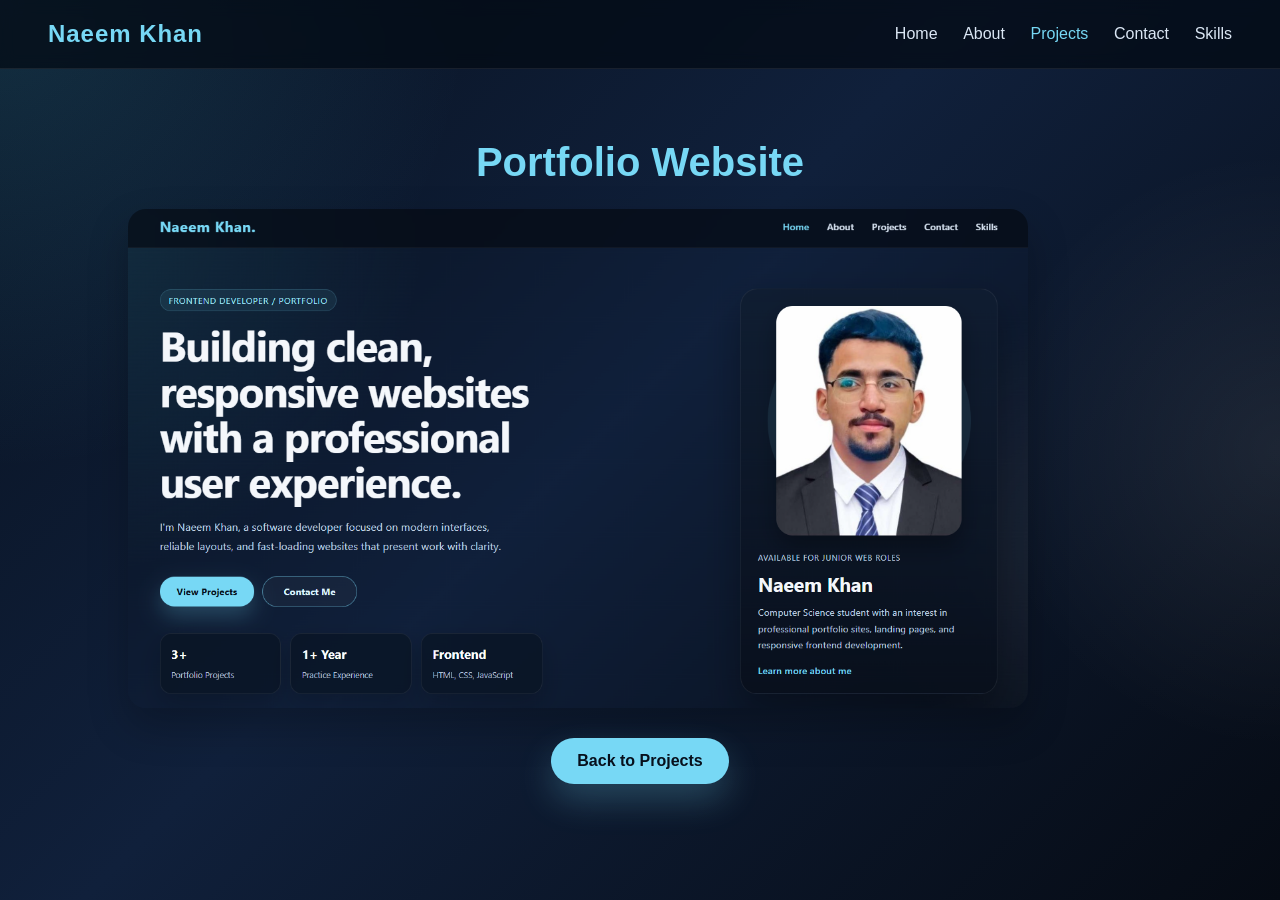
<file: project-portfolio.html>
<!DOCTYPE html>
<html lang="en">
<head>
<meta charset="UTF-8">
<meta name="viewport" content="width=device-width, initial-scale=1.0">
<title>Portfolio Website | Project Preview</title>
<meta http-equiv="Content-Security-Policy" content="default-src 'self'; img-src 'self' data:; style-src 'self' 'unsafe-inline'; script-src 'self' 'unsafe-inline'; object-src 'none'; base-uri 'self'; frame-ancestors 'self'; form-action 'self' mailto:;">
<link rel="stylesheet" href="style.css">
<link rel="preload" as="image" href="portfolio.png">
</head>
<body>

<header>
    <nav>
        <div class="logo">Naeem Khan</div>
        <div class="hamburger" id="hamburger" aria-label="Toggle navigation" aria-expanded="false" aria-controls="nav-links" role="button" tabindex="0">
            <span></span>
            <span></span>
            <span></span>
        </div>
        <ul id="nav-links">
            <li><a href="index.html">Home</a></li>
            <li><a href="about.html">About</a></li>
            <li><a href="projects.html" class="active">Projects</a></li>
            <li><a href="contact.html">Contact</a></li>
            <li><a href="skills.html">Skills</a></li>
        </ul>
    </nav>
</header>

<section class="project-preview page-section fade-in-on-scroll">
    <h2 class="fade-in-on-scroll" style="--reveal-delay: 80ms;">Portfolio Website</h2>
    <img src="portfolio.png" alt="Portfolio Website preview" class="project-preview-image fade-in-on-scroll" style="--reveal-delay: 180ms;" width="1355" height="752" decoding="async" fetchpriority="high">
    <a href="projects.html" class="btn primary fade-in-on-scroll" style="--reveal-delay: 280ms;">Back to Projects</a>
</section>

<script>
const hamburger = document.getElementById('hamburger');
const navLinks = document.getElementById('nav-links');

if (hamburger && navLinks) {
    const toggleNav = () => {
        navLinks.classList.toggle('active');
        hamburger.setAttribute('aria-expanded', String(navLinks.classList.contains('active')));
    };

    hamburger.addEventListener('click', toggleNav);
    hamburger.addEventListener('keydown', (event) => {
        if (event.key === 'Enter' || event.key === ' ') {
            event.preventDefault();
            toggleNav();
        }
    });
}

function initRevealAnimations() {
    const revealItems = document.querySelectorAll('.fade-in-on-scroll:not(.is-visible)');

    if (revealItems.length === 0) {
        return;
    }

    const pendingItems = [];
    const immediateThreshold = Math.max(window.innerHeight * 0.92, 560);

    revealItems.forEach((item) => {
        if (item.getBoundingClientRect().top <= immediateThreshold) {
            item.classList.add('reveal-now', 'is-visible');
            return;
        }

        pendingItems.push(item);
    });

    if (pendingItems.length === 0) {
        return;
    }

    if (!('IntersectionObserver' in window) || window.matchMedia('(prefers-reduced-motion: reduce)').matches) {
        pendingItems.forEach((item) => item.classList.add('is-visible'));
        return;
    }

    const revealObserver = new IntersectionObserver((entries, observer) => {
        entries.forEach((entry) => {
            if (!entry.isIntersecting) {
                return;
            }

            entry.target.classList.add('is-visible');
            observer.unobserve(entry.target);
        });
    }, {
        threshold: 0.12,
        rootMargin: '0px 0px -10% 0px'
    });

    pendingItems.forEach((item) => revealObserver.observe(item));
}

initRevealAnimations();
</script>

</body>
</html>
</file>
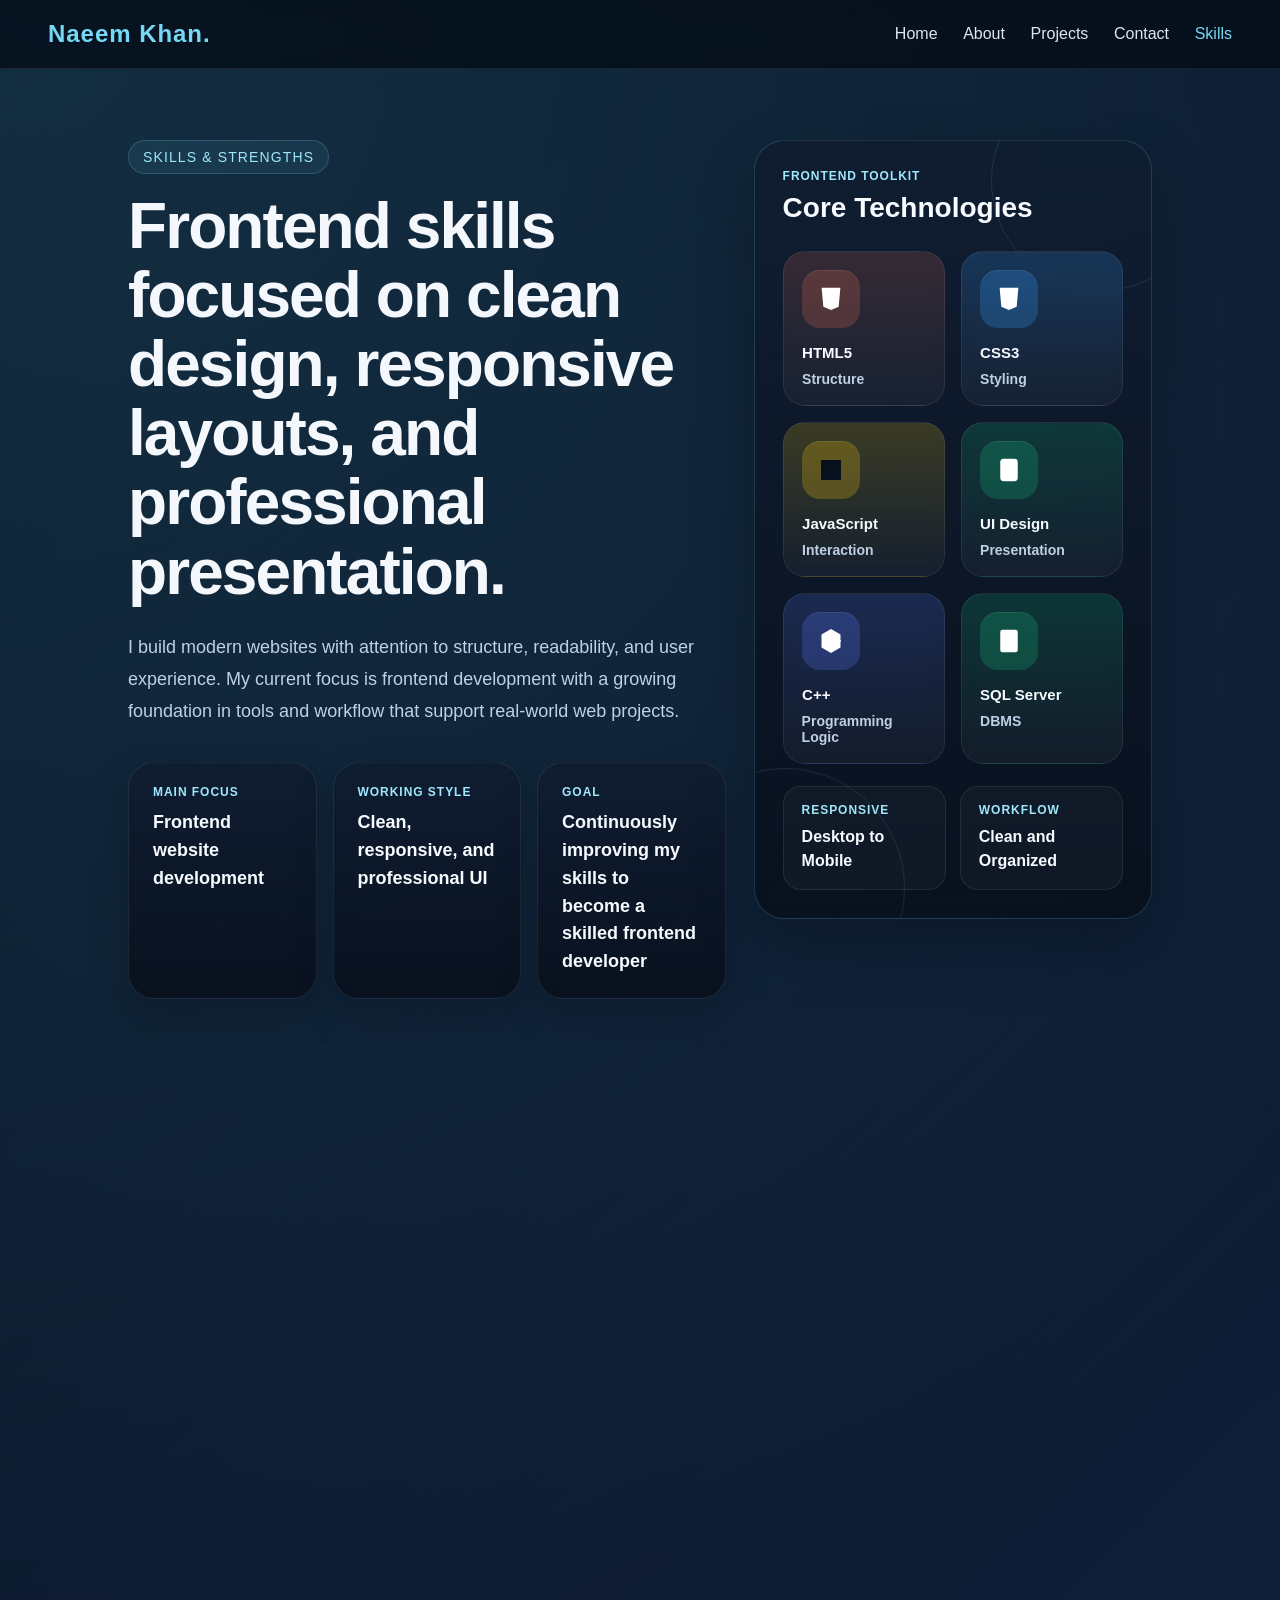
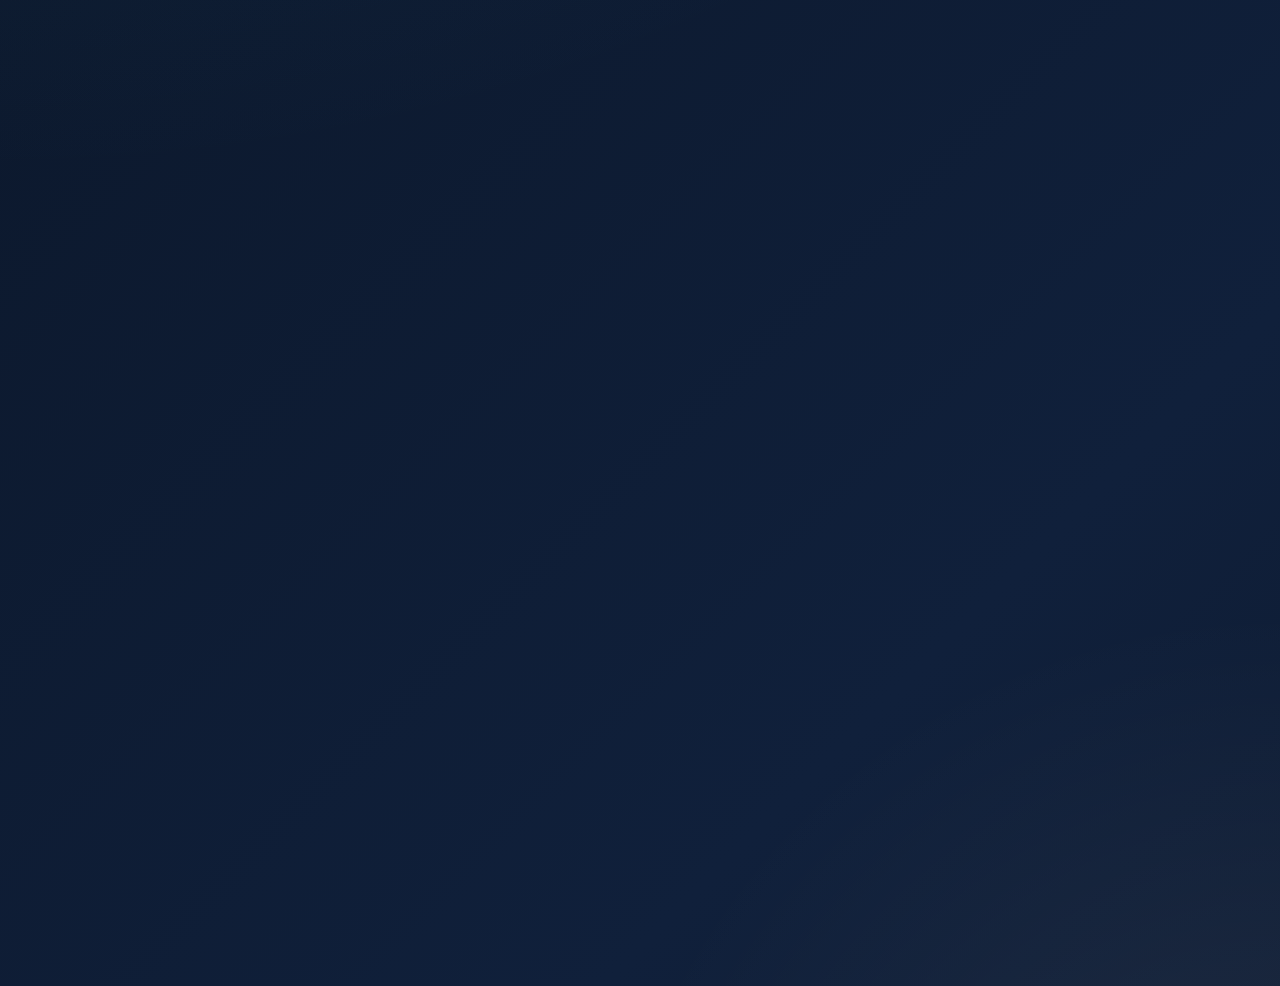
<file: skills.html>
<!DOCTYPE html>
<html lang="en">
<head>
<meta charset="UTF-8">
<meta name="viewport" content="width=device-width, initial-scale=1.0">
<title>Naeem Khan | Skills</title>
<meta http-equiv="Content-Security-Policy" content="default-src 'self'; img-src 'self' data:; style-src 'self' 'unsafe-inline'; script-src 'self' 'unsafe-inline'; object-src 'none'; base-uri 'self'; frame-ancestors 'self'; form-action 'self' mailto:;">
<link rel="stylesheet" href="style.css">
</head>
<body>

<header>
    <nav>
        <div class="logo">Naeem Khan.</div>
        <div class="hamburger" id="hamburger" aria-label="Toggle navigation" aria-expanded="false" aria-controls="nav-links" role="button" tabindex="0">
            <span></span>
            <span></span>
            <span></span>
        </div>
        <ul id="nav-links">
            <li><a href="index.html">Home</a></li>
            <li><a href="about.html">About</a></li>
            <li><a href="projects.html">Projects</a></li>
            <li><a href="contact.html">Contact</a></li>
            <li><a href="skills.html" class="active">Skills</a></li>
        </ul>
    </nav>
</header>

<div class="nav-overlay" id="nav-overlay" aria-hidden="true"></div>

<main>
    <section class="skills-page page-section">
        <div class="skills-hero">
            <div class="skills-hero-copy fade-in-on-scroll">
                <p class="eyebrow">Skills & Strengths</p>
                <h1>Frontend skills focused on clean design, responsive layouts, and professional presentation.</h1>
                <p class="skills-lead">
                    I build modern websites with attention to structure, readability, and user experience.
                    My current focus is frontend development with a growing foundation in tools and workflow
                    that support real-world web projects.
                </p>

                <div class="skills-summary-grid">
                    <div class="skills-summary-card fade-in-on-scroll" style="--reveal-delay: 80ms;">
                        <span>Main Focus</span>
                        <strong>Frontend website development</strong>
                    </div>
                    <div class="skills-summary-card fade-in-on-scroll" style="--reveal-delay: 180ms;">
                        <span>Working Style</span>
                        <strong>Clean, responsive, and professional UI</strong>
                    </div>
                    <div class="skills-summary-card fade-in-on-scroll" style="--reveal-delay: 280ms;">
                        <span>Goal</span>
                        <strong>Continuously improving my skills to become a skilled frontend developer</strong>
                    </div>
                </div>
            </div>

            <div class="skills-hero-visual fade-in-on-scroll" style="--reveal-delay: 220ms;">
                <div class="skills-visual-card">
                    <div class="skills-orbit orbit-one"></div>
                    <div class="skills-orbit orbit-two"></div>

                    <div class="skills-visual-header">
                        <span>Frontend Toolkit</span>
                        <strong>Core Technologies</strong>
                    </div>

                    <div class="skills-visual-grid">
                        <div class="visual-skill html-skill">
                            <div class="visual-skill-icon" aria-hidden="true">
                                <svg viewBox="0 0 24 24">
                                    <path d="M4.5 3h15l-1.36 15.22L12 20.75l-6.14-2.53L4.5 3Z"></path>
                                    <path d="M12 5.2v13.12l4.96-2.04L18.08 5.2H12Z"></path>
                                </svg>
                            </div>
                            <span>HTML5</span>
                            <strong>Structure</strong>
                        </div>
                        <div class="visual-skill css-skill">
                            <div class="visual-skill-icon" aria-hidden="true">
                                <svg viewBox="0 0 24 24">
                                    <path d="M4.5 3h15l-1.36 15.22L12 20.75l-6.14-2.53L4.5 3Z"></path>
                                    <path d="M12 5.2v13.12l4.96-2.04L18.08 5.2H12Z"></path>
                                </svg>
                            </div>
                            <span>CSS3</span>
                            <strong>Styling</strong>
                        </div>
                        <div class="visual-skill js-skill">
                            <div class="visual-skill-icon" aria-hidden="true">
                                <svg viewBox="0 0 24 24">
                                    <path d="M4 4h16v16H4z"></path>
                                    <path d="M13.4 15.77c.31.5.72.87 1.44.87.6 0 .98-.3.98-.72 0-.5-.39-.67-1.06-.96l-.36-.15c-1.03-.44-1.72-1-1.72-2.16 0-1.07.82-1.89 2.1-1.89.91 0 1.57.32 2.04 1.15l-1.12.72c-.24-.44-.51-.61-.92-.61-.42 0-.68.27-.68.61 0 .43.27.6.9.87l.36.15c1.21.52 1.9 1.05 1.9 2.25 0 1.29-1.01 1.99-2.38 1.99-1.33 0-2.18-.63-2.6-1.45l1.12-.67Zm-4.86.12c.22.39.42.72.91.72.46 0 .76-.18.76-.88V10.9h1.4v4.85c0 1.47-.86 2.14-2.11 2.14-1.13 0-1.78-.58-2.11-1.27l1.15-.7Z"></path>
                                </svg>
                            </div>
                            <span>JavaScript</span>
                            <strong>Interaction</strong>
                        </div>
                        <div class="visual-skill ui-skill">
                            <div class="visual-skill-icon" aria-hidden="true">
                                <svg viewBox="0 0 24 24">
                                    <path d="M5 5.75A2.75 2.75 0 0 1 7.75 3h8.5A2.75 2.75 0 0 1 19 5.75v12.5A2.75 2.75 0 0 1 16.25 21h-8.5A2.75 2.75 0 0 1 5 18.25V5.75Z"></path>
                                    <path d="M8 7.5h8v1.5H8Zm0 4h5v1.5H8Zm0 4h8V17H8Z"></path>
                                </svg>
                            </div>
                            <span>UI Design</span>
                            <strong>Presentation</strong>
                        </div>
                        <div class="visual-skill cpp-skill">
                            <div class="visual-skill-icon" aria-hidden="true">
                                <svg viewBox="0 0 24 24">
                                    <path d="M12 2.4 4.4 6.8v10.4L12 21.6l7.6-4.4V6.8L12 2.4Z"></path>
                                    <path d="M13.1 8.2a3.8 3.8 0 0 0-3.2 1.4 4.72 4.72 0 0 0 0 4.8 3.8 3.8 0 0 0 3.2 1.4c1.16 0 2.1-.3 2.8-.9v-1.8c-.74.65-1.56.98-2.45.98-.65 0-1.18-.2-1.58-.6-.39-.41-.59-.95-.59-1.5 0-.64.2-1.16.59-1.56.4-.41.93-.61 1.58-.61.89 0 1.71.33 2.45.98V9.1c-.7-.6-1.64-.9-2.8-.9Z"></path>
                                    <path d="M16.8 11.2h1v-1h1.1v1h1v1.1h-1v1h-1.1v-1h-1Z"></path>
                                </svg>
                            </div>
                            <span>C++</span>
                            <strong>Programming Logic</strong>
                        </div>
                        <div class="visual-skill ui-skill">
                            <div class="visual-skill-icon" aria-hidden="true">
                                <svg viewBox="0 0 24 24">
                                    <path d="M5 4.75A1.75 1.75 0 0 1 6.75 3h10.5A1.75 1.75 0 0 1 19 4.75v14.5A1.75 1.75 0 0 1 17.25 21H6.75A1.75 1.75 0 0 1 5 19.25V4.75Z"></path>
                                    <path d="M8 7h8v1.5H8Zm0 4h8v1.5H8Zm0 4h5v1.5H8Z"></path>
                                </svg>
                            </div>
                            <span>SQL Server</span>
                            <strong>DBMS</strong>
                        </div>
                    </div>

                    <div class="skills-visual-footer">
                        <div class="visual-footer-item">
                            <span>Responsive</span>
                            <strong>Desktop to Mobile</strong>
                        </div>
                        <div class="visual-footer-item">
                            <span>Workflow</span>
                            <strong>Clean and Organized</strong>
                        </div>
                    </div>
                </div>
            </div>
        </div>

        <div class="skills-layout">
            <article class="skills-panel fade-in-on-scroll" style="--reveal-delay: 80ms;">
                <p class="intro">Core Skills</p>
                <h2>Technologies I use to build websites</h2>
                <div class="skills-container">
                    <div class="skill-card">HTML5</div>
                    <div class="skill-card">CSS3</div>
                    <div class="skill-card">JavaScript</div>
                    <div class="skill-card">C++</div>
                    <div class="skill-card">SQL Server (DBMS)</div>
                    <div class="skill-card">Responsive Design</div>
                    <div class="skill-card">UI Styling</div>
                    <div class="skill-card">Git</div>
                </div>
            </article>

            <article class="skills-panel fade-in-on-scroll" style="--reveal-delay: 180ms;">
                <p class="intro">Professional Strengths</p>
                <h2>What I focus on in my projects</h2>
                <div class="skill-points">
                    <div class="skill-point-card">
                        <strong>Layout Structure</strong>
                        <p>Building pages with clear sections, balanced spacing, and readable content flow.</p>
                    </div>
                    <div class="skill-point-card">
                        <strong>Responsive Design</strong>
                        <p>Creating interfaces that adapt well across desktop, tablet, and mobile screens.</p>
                    </div>
                    <div class="skill-point-card">
                        <strong>Professional Presentation</strong>
                        <p>Designing pages that help brands and portfolios feel trustworthy and polished.</p>
                    </div>
                    <div class="skill-point-card">
                        <strong>Consistent Styling</strong>
                        <p>Using strong visual consistency in colors, typography, cards, buttons, and sections.</p>
                    </div>
                </div>
            </article>
        </div>

        <div class="skills-bottom-grid">
            <article class="skills-panel fade-in-on-scroll" style="--reveal-delay: 80ms;">
                <p class="intro">Tools & Workflow</p>
                <h2>How I work</h2>
                <div class="skill-mini-grid">
                    <div class="skill-mini-card">
                        <strong>VS Code</strong>
                        <p>For writing, organizing, and editing frontend project files.</p>
                    </div>
                    <div class="skill-mini-card">
                        <strong>Git</strong>
                        <p>For version control and keeping project changes organized.</p>
                    </div>
                    <div class="skill-mini-card">
                        <strong>Browser Testing</strong>
                        <p>For checking layout, responsiveness, and visual consistency.</p>
                    </div>
                    <div class="skill-mini-card">
                        <strong>SQL Server</strong>
                        <p>For learning database structure, queries, and basic DBMS concepts.</p>
                    </div>
                </div>
            </article>

            <article class="skills-panel fade-in-on-scroll" style="--reveal-delay: 180ms;">
                <p class="intro">Currently Learning</p>
                <h2>Skills I am continuing to improve</h2>
                <div class="learning-list">
                    <div class="learning-item">
                        <strong>Advanced JavaScript</strong>
                        <p>Improving interactivity, logic, and dynamic frontend behavior.</p>
                    </div>
                    <div class="learning-item">
                        <strong>UI/UX Design Thinking</strong>
                        <p>Making interfaces more intuitive, attractive, and user-focused.</p>
                    </div>
                    <div class="learning-item">
                        <strong>Project Workflow</strong>
                        <p>Strengthening how I plan, refine, and present complete frontend projects.</p>
                    </div>
                    <div class="learning-item">
                        <strong>SQL Server (DBMS)</strong>
                        <p>Building stronger understanding of tables, queries, relationships, and database fundamentals.</p>
                    </div>
                </div>
            </article>
        </div>
    </section>
</main>

<script>
const hamburger = document.getElementById('hamburger');
const navLinks = document.getElementById('nav-links');
const navOverlay = document.getElementById('nav-overlay');

if (hamburger && navLinks) {
    const setNavState = (isOpen) => {
        navLinks.classList.toggle('active', isOpen);
        document.body.classList.toggle('nav-open', isOpen);
        hamburger.setAttribute('aria-expanded', String(isOpen));
        if (navOverlay) {
            navOverlay.setAttribute('aria-hidden', String(!isOpen));
        }
    };

    const toggleNav = () => {
        setNavState(!navLinks.classList.contains('active'));
    };

    const closeNav = () => {
        setNavState(false);
    };

    hamburger.addEventListener('click', toggleNav);
    hamburger.addEventListener('keydown', (event) => {
        if (event.key === 'Enter' || event.key === ' ') {
            event.preventDefault();
            toggleNav();
        }
    });

    navLinks.querySelectorAll('a').forEach((link) => {
        link.addEventListener('click', closeNav);
    });

    if (navOverlay) {
        navOverlay.addEventListener('click', closeNav);
    }

    document.addEventListener('keydown', (event) => {
        if (event.key === 'Escape') {
            closeNav();
        }
    });
}

function initRevealAnimations() {
    const revealItems = document.querySelectorAll('.fade-in-on-scroll:not(.is-visible)');

    if (revealItems.length === 0) {
        return;
    }

    const pendingItems = [];
    const immediateThreshold = Math.max(window.innerHeight * 0.92, 560);

    revealItems.forEach((item) => {
        if (item.getBoundingClientRect().top <= immediateThreshold) {
            item.classList.add('reveal-now', 'is-visible');
            return;
        }

        pendingItems.push(item);
    });

    if (pendingItems.length === 0) {
        return;
    }

    if (!('IntersectionObserver' in window) || window.matchMedia('(prefers-reduced-motion: reduce)').matches) {
        pendingItems.forEach((item) => item.classList.add('is-visible'));
        return;
    }

    const revealObserver = new IntersectionObserver((entries, observer) => {
        entries.forEach((entry) => {
            if (!entry.isIntersecting) {
                return;
            }

            entry.target.classList.add('is-visible');
            observer.unobserve(entry.target);
        });
    }, {
        threshold: 0.12,
        rootMargin: '0px 0px -10% 0px'
    });

    pendingItems.forEach((item) => revealObserver.observe(item));
}

initRevealAnimations();
</script>

</body>
</html>
</file>
<file: style.css>
*{
    margin:0;
    padding:0;
    box-sizing:border-box;
    font-family:'Segoe UI',sans-serif;
}

html{
    scroll-behavior:smooth;
}

body{
    min-height:100vh;
    background:
        radial-gradient(circle at top left, rgba(76, 201, 240, 0.16), transparent 30%),
        radial-gradient(circle at right center, rgba(255, 255, 255, 0.08), transparent 22%),
        linear-gradient(135deg, #08111f 0%, #10203b 45%, #060b14 100%);
    color:#f4f7fb;
}

/* Premium Fade-In Animation */
@keyframes fadeInUp{
    from{
        opacity:0;
        transform:translateY(20px);
    }
    to{
        opacity:1;
        transform:translateY(0);
    }
}

.fade-in{
    animation:none;
    opacity:1;
}

.fade-in-on-scroll{
    opacity:0;
    transform:translateY(16px);
    transition:
        opacity 0.45s ease,
        transform 0.45s ease;
    transition-delay:var(--reveal-delay, 0ms);
}

.fade-in-on-scroll.is-visible{
    opacity:1;
    transform:translateY(0);
}

.fade-in-on-scroll.reveal-now,
.fade-in-on-scroll.reveal-now.is-visible{
    opacity:1;
    transform:none;
    transition:none;
}

.delay-1{ animation-delay:0s; }
.delay-2{ animation-delay:0s; }
.delay-3{ animation-delay:0s; }

/* Icon Styling */
.tech-icons{
    display:flex;
    flex-wrap:wrap;
    gap:0.85rem;
    margin-top:1.5rem;
}

.tech-badge{
    display:inline-flex;
    align-items:center;
    justify-content:center;
    padding:0.78rem 1rem;
    border:1px solid rgba(119, 216, 245, 0.18);
    border-radius:999px;
    background:rgba(255, 255, 255, 0.04);
    color:#e6f6ff;
    font-size:1rem;
    font-weight:700;
    letter-spacing:0.02em;
    transition:transform 0.25s ease, border-color 0.25s ease, background 0.25s ease;
}

.tech-badge:hover{
    transform:translateY(-3px);
    border-color:rgba(119, 216, 245, 0.42);
    background:rgba(119, 216, 245, 0.12);
}

main{
    width:100%;
}

header{
    position:fixed;
    top:0;
    left:0;
    width:100%;
    padding:20px clamp(18px, 4vw, 48px);
    background:rgba(4, 10, 20, 0.72);
    border-bottom:1px solid rgba(255, 255, 255, 0.08);
    backdrop-filter:blur(8px);
    z-index:1300;
}

.logo{
    font-size:24px;
    font-weight:700;
    letter-spacing:0.04em;
    color:#77d8f5;
}

nav{
    display:flex;
    align-items:center;
    justify-content:space-between;
    width:100%;
    gap:24px;
}

nav ul{
    display:flex;
    align-items:center;
    gap:clamp(14px, 2vw, 26px);
    margin-left:auto;
    list-style:none;
}

nav li + li{
    margin-left:0;
}

nav a{
    text-decoration:none;
    color:#dbe7f5;
    font-weight:500;
    transition:color 0.25s ease;
}

/* Hamburger Icon Base Styles */
.hamburger{
    display:none;
    flex-direction:column;
    cursor:pointer;
    gap:5px;
    margin-left:auto;
}

.hamburger span{
    width:25px;
    height:3px;
    background-color:#77d8f5;
    border-radius:2px;
    transition:all 0.3s ease;
}

.nav-overlay{
    display:none;
}

nav a:hover,
.active{
    color:#77d8f5;
}

.hero{
    min-height:100vh;
    display:flex;
    justify-content:space-between;
    align-items:center;
    gap:56px;
    padding:140px 10% 70px;
}

.hero-home{
    position:relative;
    overflow:hidden;
    align-items:flex-start;
}

.hero-home::before{
    content:"";
    position:absolute;
    top:120px;
    right:8%;
    width:260px;
    height:260px;
    border-radius:50%;
    background:radial-gradient(circle, rgba(119, 216, 245, 0.16), transparent 68%);
    filter:blur(2px);
    pointer-events:none;
}

.hero-home > :not(.hero-background){
    position:relative;
    z-index:1;
}

.hero-background{
    position:absolute;
    inset:0;
    z-index:0;
    pointer-events:none;
    overflow:hidden;
}

.bg-orb,
.bg-grid,
.bg-line{
    position:absolute;
}

.bg-orb{
    border-radius:50%;
    filter:blur(6px);
    opacity:0.95;
}

.orb-one{
    top:4%;
    left:-4%;
    width:320px;
    height:320px;
    background:radial-gradient(circle, rgba(119, 216, 245, 0.4), transparent 68%);
    animation:floatOrbOne 10s ease-in-out infinite;
}

.orb-two{
    right:4%;
    top:12%;
    width:380px;
    height:380px;
    background:radial-gradient(circle, rgba(88, 255, 203, 0.28), transparent 70%);
    animation:floatOrbTwo 12s ease-in-out infinite;
}

.orb-three{
    left:30%;
    bottom:4%;
    width:280px;
    height:280px;
    background:radial-gradient(circle, rgba(255, 255, 255, 0.2), transparent 70%);
    animation:floatOrbThree 11s ease-in-out infinite;
}

.bg-grid{
    inset:6% 4% 8%;
    border-radius:36px;
    background-image:
        linear-gradient(rgba(119, 216, 245, 0.1) 1px, transparent 1px),
        linear-gradient(90deg, rgba(119, 216, 245, 0.1) 1px, transparent 1px);
    background-size:40px 40px;
    mask-image:linear-gradient(180deg, rgba(0, 0, 0, 0.7), transparent 92%);
    opacity:0.55;
    animation:gridShift 12s linear infinite;
}

.bg-line{
    height:2px;
    background:linear-gradient(90deg, transparent, rgba(119, 216, 245, 0.95), transparent);
    box-shadow:0 0 22px rgba(119, 216, 245, 0.42);
}

.line-one{
    top:22%;
    left:-10%;
    width:360px;
    transform:rotate(14deg);
    animation:scanLine 7s linear infinite;
}

.line-two{
    top:56%;
    right:-8%;
    width:320px;
    transform:rotate(-18deg);
    animation:scanLineReverse 8s linear infinite;
}

.line-three{
    bottom:14%;
    left:16%;
    width:240px;
    transform:rotate(-8deg);
    animation:pulseLine 5s ease-in-out infinite;
}

@keyframes floatOrbOne{
    0%, 100%{
        transform:translate3d(0, 0, 0) scale(1);
    }
    50%{
        transform:translate3d(40px, 28px, 0) scale(1.08);
    }
}

@keyframes floatOrbTwo{
    0%, 100%{
        transform:translate3d(0, 0, 0) scale(1);
    }
    50%{
        transform:translate3d(-34px, 36px, 0) scale(0.94);
    }
}

@keyframes floatOrbThree{
    0%, 100%{
        transform:translate3d(0, 0, 0);
        opacity:0.45;
    }
    50%{
        transform:translate3d(24px, -24px, 0);
        opacity:0.78;
    }
}

@keyframes gridShift{
    0%{
        transform:translateY(0);
    }
    100%{
        transform:translateY(44px);
    }
}

@keyframes scanLine{
    0%{
        transform:translateX(0) rotate(14deg);
        opacity:0;
    }
    20%, 80%{
        opacity:1;
    }
    100%{
        transform:translateX(520px) rotate(14deg);
        opacity:0;
    }
}

@keyframes scanLineReverse{
    0%{
        transform:translateX(0) rotate(-18deg);
        opacity:0;
    }
    20%, 80%{
        opacity:0.85;
    }
    100%{
        transform:translateX(-520px) rotate(-18deg);
        opacity:0;
    }
}

@keyframes pulseLine{
    0%, 100%{
        opacity:0.25;
        transform:scaleX(0.92) rotate(-8deg);
    }
    50%{
        opacity:1;
        transform:scaleX(1.08) rotate(-8deg);
    }
}

@media (prefers-reduced-motion:reduce){
    .bg-orb,
    .bg-grid,
    .bg-line{
        animation:none;
    }

    .fade-in{
        animation:none;
        opacity:1;
    }

    .fade-in-on-scroll,
    .fade-in-on-scroll.is-visible{
        opacity:1;
        transform:none;
        transition:none;
    }

    .tech-badge{
        transition:none;
    }
}

.hero-copy{
    flex:1 1 560px;
    max-width:640px;
    padding-top:20px;
}

.eyebrow,
.intro{
    display:inline-flex;
    align-items:center;
    gap:10px;
    margin-bottom:18px;
    padding:8px 14px;
    border:1px solid rgba(119, 216, 245, 0.2);
    border-radius:999px;
    background:rgba(119, 216, 245, 0.08);
    color:#9fe7fb;
    font-size:14px;
    letter-spacing:0.08em;
    text-transform:uppercase;
}

h1{
    font-size:clamp(2.6rem, 5vw, 4.4rem);
    line-height:1.08;
    letter-spacing:-0.03em;
}

h1 span{
    color:#77d8f5;
}

.hero-lead,
.desc{
    margin-top:24px;
    max-width:580px;
    color:#bfd0e4;
    font-size:18px;
    line-height:1.75;
}

.hero-actions,
.buttons{
    display:flex;
    align-items:center;
    flex-wrap:wrap;
    gap:14px;
    margin-top:34px;
}

.btn{
    display:inline-flex;
    align-items:center;
    justify-content:center;
    min-width:158px;
    padding:14px 26px;
    border-radius:999px;
    text-decoration:none;
    font-weight:700;
    transition:transform 0.25s ease, box-shadow 0.25s ease, background 0.25s ease, color 0.25s ease;
}

.primary{
    background:#77d8f5;
    color:#07101c;
    box-shadow:0 16px 35px rgba(119, 216, 245, 0.24);
}

.secondary{
    border:1px solid rgba(119, 216, 245, 0.5);
    color:#dff7ff;
    background:rgba(255, 255, 255, 0.03);
}

.btn:hover,
.project-btn:hover{
    transform:translateY(-4px);
}

.hero-trust-row{
    display:flex;
    flex-wrap:wrap;
    gap:16px;
    margin-top:24px;
}

.trust-item{
    min-width:220px;
    padding:16px 18px;
    border:1px solid rgba(255, 255, 255, 0.08);
    border-radius:20px;
    background:rgba(9, 19, 34, 0.68);
    box-shadow:0 16px 35px rgba(0, 0, 0, 0.16);
}

.trust-item span{
    display:block;
    margin-bottom:8px;
    color:#9fe7fb;
    font-size:12px;
    font-weight:700;
    letter-spacing:0.08em;
    text-transform:uppercase;
}

.trust-item strong{
    color:#f6fbff;
    line-height:1.5;
}

.hero-metrics{
    display:grid;
    grid-template-columns:repeat(3, minmax(0, 1fr));
    gap:16px;
    margin-top:44px;
}

.metric-card{
    padding:20px 18px;
    border:1px solid rgba(255, 255, 255, 0.08);
    border-radius:20px;
    background:rgba(9, 19, 34, 0.72);
    box-shadow:0 18px 40px rgba(0, 0, 0, 0.18);
    transition:transform 0.25s ease, border-color 0.25s ease, box-shadow 0.25s ease;
}

.metric-card:hover,
.profile-panel:hover,
.strip-card:hover,
.home-feature-card:hover,
.home-cta-panel:hover{
    transform:translateY(-6px);
    border-color:rgba(119, 216, 245, 0.28);
    box-shadow:0 24px 50px rgba(0, 0, 0, 0.24);
}

.metric-card strong{
    display:block;
    margin-bottom:8px;
    color:#ffffff;
    font-size:21px;
}

.metric-card span{
    color:#aebfd2;
    font-size:14px;
    line-height:1.5;
}

.hero-visual{
    flex:1 1 430px;
    display:flex;
    justify-content:flex-end;
    align-self:flex-start;
    padding-top:12px;
}

.profile-panel{
    width:min(100%, 430px);
    padding:28px;
    border:1px solid rgba(255, 255, 255, 0.08);
    border-radius:28px;
    background:linear-gradient(180deg, rgba(16, 29, 49, 0.92), rgba(8, 15, 27, 0.86));
    box-shadow:0 28px 60px rgba(0, 0, 0, 0.28);
    transition:transform 0.25s ease, border-color 0.25s ease, box-shadow 0.25s ease;
}

.profile-image-wrap{
    position:relative;
    display:flex;
    justify-content:center;
    align-items:center;
    width:min(100%, clamp(250px, 30vw, 332px));
    padding:12px;
    margin-inline:auto;
    margin-bottom:26px;
    border:1px solid rgba(255, 255, 255, 0.08);
    border-radius:32px;
    background:linear-gradient(180deg, rgba(255, 255, 255, 0.06), rgba(119, 216, 245, 0.08));
    overflow:hidden;
}

.image-box{
    position:relative;
}

.image-box img,
.profile-image-wrap img{
    display:block;
    width:100%;
    height:clamp(300px, 43vh, 390px);
    object-fit:cover;
    object-position:center 12%;
    border-radius:24px;
    position:relative;
    z-index:2;
    border:1px solid rgba(255, 255, 255, 0.18);
    box-shadow:0 20px 42px rgba(0, 0, 0, 0.28);
    filter:contrast(1.04) saturate(1.02);
}

.circle{
    position:absolute;
    width:300px;
    height:300px;
    border-radius:50%;
    background:radial-gradient(circle, rgba(119, 216, 245, 0.28), rgba(119, 216, 245, 0));
    top:46%;
    left:50%;
    transform:translate(-50%, -50%);
    z-index:1;
}

.profile-role{
    margin-bottom:12px;
    color:#9fe7fb;
    font-size:13px;
    letter-spacing:0.08em;
    text-transform:uppercase;
}

.profile-summary h2{
    margin-bottom:12px;
    font-size:32px;
}

.profile-summary p{
    color:#bfd0e4;
    line-height:1.7;
}

.text-link{
    display:inline-block;
    margin-top:18px;
    color:#77d8f5;
    text-decoration:none;
    font-weight:600;
}

.text-link:hover{
    color:#b8f2ff;
}

.home-strip{
    display:grid;
    grid-template-columns:repeat(3, minmax(0, 1fr));
    gap:22px;
    padding:0 10% 90px;
}

.strip-card{
    padding:28px;
    border:1px solid rgba(255, 255, 255, 0.08);
    border-radius:24px;
    background:rgba(10, 18, 32, 0.78);
    transition:transform 0.25s ease, border-color 0.25s ease, box-shadow 0.25s ease;
}

.strip-card h3{
    margin-bottom:12px;
    font-size:22px;
    color:#f6fbff;
}

.strip-card p{
    color:#afc1d4;
    line-height:1.7;
}

.home-feature-grid{
    display:grid;
    grid-template-columns:1.25fr repeat(3, minmax(0, 1fr));
    gap:22px;
    padding:0 10% 90px;
}

.home-feature-card{
    padding:28px;
    border:1px solid rgba(255, 255, 255, 0.08);
    border-radius:24px;
    background:rgba(10, 18, 32, 0.78);
    box-shadow:0 18px 40px rgba(0, 0, 0, 0.16);
    transition:transform 0.25s ease, border-color 0.25s ease, box-shadow 0.25s ease;
}

.feature-intro{
    background:linear-gradient(180deg, rgba(16, 29, 49, 0.94), rgba(8, 15, 27, 0.88));
}

.home-feature-card h2{
    margin-top:10px;
    color:#f7fbff;
    font-size:32px;
    line-height:1.2;
}

.home-feature-card strong{
    display:block;
    margin-bottom:12px;
    color:#f7fbff;
    font-size:22px;
}

.home-feature-card p{
    color:#bfd0e4;
    line-height:1.8;
}

.home-cta-panel{
    display:flex;
    justify-content:space-between;
    align-items:center;
    gap:24px;
    margin:0 10% 90px;
    padding:32px;
    border:1px solid rgba(255, 255, 255, 0.08);
    border-radius:28px;
    background:linear-gradient(180deg, rgba(16, 29, 49, 0.94), rgba(8, 15, 27, 0.88));
    box-shadow:0 22px 48px rgba(0, 0, 0, 0.2);
    transition:transform 0.25s ease, border-color 0.25s ease, box-shadow 0.25s ease;
}

.home-cta-copy{
    max-width:660px;
}

.home-cta-copy h2{
    margin-top:10px;
    color:#f7fbff;
    font-size:34px;
    line-height:1.2;
}

.home-cta-copy p:last-child{
    margin-top:16px;
    color:#bfd0e4;
    line-height:1.8;
}

.home-cta-actions{
    display:flex;
    flex-wrap:wrap;
    gap:14px;
}

.about-page{
    min-height:100vh;
    display:flex;
    justify-content:space-between;
    align-items:center;
    gap:48px;
    padding:140px 10% 80px;
}

.about-img img{
    width:min(100%, 350px);
    border-radius:24px;
    box-shadow:0 18px 40px rgba(0, 0, 0, 0.26);
}

.about-content{
    max-width:560px;
}

.about-content h1{
    margin-bottom:20px;
    font-size:42px;
    color:#77d8f5;
}

.about-content p{
    margin-bottom:16px;
    color:#bfd0e4;
    line-height:1.8;
}

.info-box{
    margin:28px 0;
}

.info-box div{
    margin-bottom:10px;
    color:#dbe7f5;
}

.about-hero{
    padding-bottom:50px;
}

.about-panel{
    width:min(100%, 420px);
    padding:24px;
    border:1px solid rgba(255, 255, 255, 0.08);
    border-radius:28px;
    background:linear-gradient(180deg, rgba(16, 29, 49, 0.92), rgba(8, 15, 27, 0.86));
    box-shadow:0 28px 60px rgba(0, 0, 0, 0.28);
}

.about-image-frame{
    width:min(100%, clamp(260px, 32vw, 360px));
    padding:12px;
    margin-inline:auto;
    overflow:hidden;
    border:1px solid rgba(255, 255, 255, 0.08);
    border-radius:26px;
    background:linear-gradient(180deg, rgba(255, 255, 255, 0.06), rgba(119, 216, 245, 0.08));
}

.about-image-frame img{
    display:block;
    width:100%;
    height:clamp(320px, 48vh, 430px);
    object-fit:cover;
    object-position:center 12%;
    border-radius:20px;
    border:1px solid rgba(255, 255, 255, 0.16);
    filter:contrast(1.04) saturate(1.02);
}

.about-quick-facts{
    display:grid;
    gap:14px;
    margin-top:22px;
}

.about-quick-facts div{
    padding:16px 18px;
    border:1px solid rgba(255, 255, 255, 0.08);
    border-radius:18px;
    background:rgba(255, 255, 255, 0.03);
}

.about-quick-facts span{
    display:block;
    margin-bottom:6px;
    color:#9fe7fb;
    font-size:12px;
    letter-spacing:0.08em;
    text-transform:uppercase;
}

.about-quick-facts strong{
    color:#f4f7fb;
    font-size:16px;
}

.about-actions{
    display:flex;
    flex-wrap:wrap;
    gap:14px;
    margin-top:32px;
}

.about-details{
    display:grid;
    grid-template-columns:repeat(3, minmax(0, 1fr));
    gap:24px;
    padding:0 10% 90px;
}

.about-card{
    padding:30px 28px;
    border:1px solid rgba(255, 255, 255, 0.08);
    border-radius:24px;
    background:rgba(10, 18, 32, 0.78);
    box-shadow:0 18px 40px rgba(0, 0, 0, 0.16);
}

.about-card h2{
    margin-bottom:18px;
    font-size:24px;
    color:#f7fbff;
}

.about-card p{
    color:#bfd0e4;
    line-height:1.8;
    margin-bottom:14px;
}

.info-grid{
    display:grid;
    grid-template-columns:repeat(2, minmax(0, 1fr));
    gap:16px;
    margin:0;
}

.info-grid div{
    margin:0;
    padding:16px;
    border-radius:18px;
    background:rgba(255, 255, 255, 0.03);
    border:1px solid rgba(255, 255, 255, 0.06);
}

.info-grid strong{
    display:block;
    margin-bottom:8px;
    color:#9fe7fb;
    font-size:13px;
    letter-spacing:0.06em;
    text-transform:uppercase;
}

.info-grid span{
    color:#f3f7fc;
    line-height:1.5;
}

.about-points{
    display:grid;
    gap:16px;
}

.point-item{
    padding:18px;
    border-radius:18px;
    background:rgba(255, 255, 255, 0.03);
    border:1px solid rgba(255, 255, 255, 0.06);
}

.point-item strong{
    display:block;
    margin-bottom:8px;
    color:#f4f7fb;
    font-size:18px;
}

.point-item p{
    margin:0;
}

.projects,
.contact,
.skills,
.project-preview{
    text-align:center;
}

.projects{
    padding:100px 10%;
}

.projects h2,
.contact h2,
.skills h2,
.project-preview h2{
    font-size:40px;
    margin-bottom:24px;
    color:#77d8f5;
}

.projects-hero{
    text-align:left;
}

.projects-topbar{
    display:flex;
    justify-content:space-between;
    align-items:flex-end;
    gap:24px;
}

.projects-hero h2{
    max-width:780px;
    margin-bottom:18px;
    color:#f7fbff;
    line-height:1.2;
}

.projects-admin-entry{
    min-width:280px;
    padding:24px;
    border:1px solid rgba(255, 255, 255, 0.08);
    border-radius:24px;
    background:rgba(10, 18, 32, 0.78);
    box-shadow:0 18px 40px rgba(0, 0, 0, 0.16);
}

.add-project-trigger{
    width:100%;
}

.projects-admin-note{
    margin-top:14px;
    color:#afc1d4;
    font-size:14px;
    line-height:1.7;
}

.projects-intro{
    max-width:720px;
    color:#bfd0e4;
    font-size:18px;
    line-height:1.8;
}

.projects-overview{
    display:grid;
    grid-template-columns:repeat(3, minmax(0, 1fr));
    gap:18px;
    margin:38px 0 24px;
}

.overview-card{
    padding:22px 20px;
    border:1px solid rgba(255, 255, 255, 0.08);
    border-radius:22px;
    background:rgba(10, 18, 32, 0.78);
    box-shadow:0 18px 40px rgba(0, 0, 0, 0.16);
}

.overview-card strong{
    display:block;
    margin-bottom:8px;
    color:#f6fbff;
    font-size:24px;
}

.overview-card span{
    color:#afc1d4;
    line-height:1.6;
}

.project-container{
    display:flex;
    justify-content:center;
    gap:30px;
    flex-wrap:wrap;
    margin-top:40px;
}

.project-card{
    width:280px;
    overflow:hidden;
    border:1px solid rgba(255, 255, 255, 0.08);
    border-radius:20px;
    background:rgba(11, 20, 34, 0.82);
    transition:transform 0.25s ease, box-shadow 0.25s ease;
}

.project-card:hover{
    transform:translateY(-10px);
    box-shadow:0 20px 40px rgba(0, 0, 0, 0.22);
}

.project-card img{
    display:block;
    width:100%;
    height:220px;
    object-fit:cover;
    object-position:center top;
}

.project-card h3{
    margin:18px 0 8px;
}

.project-card p{
    padding:0 18px;
    color:#afc1d4;
    font-size:14px;
    line-height:1.6;
}

.project-card-pro{
    display:flex;
    flex-direction:column;
    width:calc(33.333% - 20px);
    min-width:280px;
    text-align:left;
}

.project-card.admin-enabled{
    border-color:rgba(119, 216, 245, 0.22);
}

.project-image-link{
    display:block;
    overflow:hidden;
    border-bottom:1px solid rgba(255, 255, 255, 0.06);
}

.project-card-body{
    display:flex;
    flex:1;
    flex-direction:column;
    padding:20px 22px 24px;
}

.project-card-body h3{
    margin:4px 0 10px;
    font-size:26px;
}

.project-card-body p{
    padding:0;
    font-size:15px;
}

.project-tag{
    margin:0;
    color:#9fe7fb;
    font-size:12px;
    font-weight:700;
    letter-spacing:0.08em;
    text-transform:uppercase;
}

.project-meta{
    display:flex;
    flex-wrap:wrap;
    gap:10px;
    margin:22px 0 24px;
}

.project-meta span{
    padding:8px 12px;
    border:1px solid rgba(119, 216, 245, 0.16);
    border-radius:999px;
    background:rgba(119, 216, 245, 0.08);
    color:#dff7ff;
    font-size:12px;
    font-weight:600;
}

.project-btn{
    display:inline-block;
    margin-top:auto;
    padding:10px 22px;
    border-radius:999px;
    background:#77d8f5;
    color:#07101c;
    text-decoration:none;
    font-weight:700;
    transition:transform 0.25s ease;
}

.project-admin-actions{
    display:flex;
    gap:10px;
    margin-top:16px;
    flex-wrap:wrap;
}

.project-admin-btn{
    padding:9px 14px;
    border:1px solid rgba(119, 216, 245, 0.28);
    border-radius:999px;
    background:rgba(119, 216, 245, 0.08);
    color:#dff7ff;
    cursor:pointer;
    font:inherit;
    font-size:13px;
    font-weight:700;
    transition:transform 0.2s ease, background 0.2s ease, border-color 0.2s ease;
}

.project-admin-btn:hover{
    transform:translateY(-2px);
    background:rgba(119, 216, 245, 0.16);
    border-color:rgba(119, 216, 245, 0.5);
}

.project-form-section{
    display:grid;
    grid-template-columns:minmax(260px, 0.9fr) minmax(320px, 1.1fr);
    gap:28px;
    margin-top:70px;
    padding:32px;
    border:1px solid rgba(255, 255, 255, 0.08);
    border-radius:28px;
    background:linear-gradient(180deg, rgba(12, 22, 38, 0.9), rgba(8, 15, 27, 0.84));
    box-shadow:0 22px 50px rgba(0, 0, 0, 0.2);
}

.project-form-section[hidden]{
    display:none !important;
}

.project-admin-shell{
    margin-top:70px;
}

.project-form-copy .back-btn{
    align-self:flex-start;
    margin-bottom:18px;
    padding-left:0;
}

.form-help-text{
    margin-top:18px;
    color:#90a4bb;
    font-size:14px;
    line-height:1.6;
}

.form-status{
    margin-top:14px;
    font-size:14px;
    line-height:1.6;
}

.status-success{
    color:#9fe7b1;
}

.status-error{
    color:#ff8f8f;
}

.project-form-copy h3{
    margin-bottom:16px;
    color:#f7fbff;
    font-size:32px;
    line-height:1.25;
}

.project-form-copy p:last-child{
    color:#bfd0e4;
    line-height:1.8;
}

.project-form-card{
    padding:26px;
    border:1px solid rgba(255, 255, 255, 0.08);
    border-radius:24px;
    background:rgba(255, 255, 255, 0.03);
}

.form-grid{
    display:grid;
    grid-template-columns:repeat(2, minmax(0, 1fr));
    gap:18px;
}

.form-field{
    display:flex;
    flex-direction:column;
    gap:10px;
}

.form-field span{
    color:#dff7ff;
    font-size:14px;
    font-weight:700;
    letter-spacing:0.03em;
}

.form-field input,
.form-field textarea{
    width:100%;
    padding:14px 16px;
    border:1px solid rgba(255, 255, 255, 0.12);
    border-radius:16px;
    background:rgba(7, 15, 27, 0.78);
    color:#f4f7fb;
    outline:none;
    transition:border-color 0.25s ease, box-shadow 0.25s ease;
}

.form-field input::placeholder,
.form-field textarea::placeholder{
    color:#90a4bb;
}

.form-field input:focus,
.form-field textarea:focus{
    border-color:#77d8f5;
    box-shadow:0 0 0 4px rgba(119, 216, 245, 0.12);
}

.form-field textarea{
    resize:vertical;
    min-height:150px;
}

.form-field input[type="file"]{
    padding:12px;
    cursor:pointer;
}

.form-field-full{
    grid-column:1 / -1;
}

.form-actions{
    margin-top:22px;
    display:flex;
    flex-wrap:wrap;
    gap:14px;
}

.form-actions .btn{
    border:none;
    cursor:pointer;
}

.is-hidden{
    display:none !important;
}

.project-preview{
    padding:140px 10% 80px;
}

.project-preview-image{
    display:block;
    width:min(100%, 900px);
    height:auto;
    border-radius:18px;
    box-shadow:0 18px 40px rgba(0, 0, 0, 0.24);
    margin-bottom:30px;
}

.home-strip,
.home-feature-grid,
.home-cta-panel,
.about-details,
.projects-overview,
.project-container,
.contact-note-card,
.skills-layout,
.skills-bottom-grid{
    content-visibility:auto;
    contain-intrinsic-size:1px 720px;
}

.contact,
.skills{
    padding:100px 10%;
}

.contact-page{
    padding:140px 10% 90px;
}

.contact-shell{
    display:grid;
    grid-template-columns:minmax(320px, 1.1fr) minmax(300px, 0.9fr);
    gap:32px;
    align-items:start;
}

.contact-copy{
    max-width:780px;
}

.contact-lead{
    margin-top:24px;
    max-width:620px;
    color:#bfd0e4;
    font-size:18px;
    line-height:1.8;
}

.contact-highlights{
    display:grid;
    grid-template-columns:repeat(3, minmax(0, 1fr));
    gap:16px;
    margin-top:32px;
}

.contact-highlight-card{
    position:relative;
    padding:20px 22px;
    border:1px solid rgba(119, 216, 245, 0.14);
    border-radius:22px;
    background:linear-gradient(180deg, rgba(16, 29, 49, 0.82), rgba(8, 15, 27, 0.74));
    box-shadow:0 18px 40px rgba(0, 0, 0, 0.18);
    overflow:hidden;
}

.contact-highlight-card::before{
    content:"";
    position:absolute;
    inset:auto -40px -50px auto;
    width:120px;
    height:120px;
    border-radius:50%;
    background:radial-gradient(circle, rgba(119, 216, 245, 0.2), transparent 68%);
    pointer-events:none;
}

.contact-highlight-card span{
    display:block;
    margin-bottom:10px;
    color:#9fe7fb;
    font-size:12px;
    font-weight:700;
    letter-spacing:0.08em;
    text-transform:uppercase;
}

.contact-highlight-card strong{
    display:block;
    color:#f7fbff;
    font-size:18px;
    line-height:1.55;
}

.contact-details-grid{
    display:grid;
    grid-template-columns:minmax(300px, 1.35fr) repeat(2, minmax(220px, 1fr));
    gap:18px;
    margin-top:34px;
}

.contact-info-card,
.contact-note-card,
.contact-form-card{
    border:1px solid rgba(255, 255, 255, 0.08);
    border-radius:26px;
    background:rgba(10, 18, 32, 0.8);
    box-shadow:0 18px 40px rgba(0, 0, 0, 0.18);
}

.contact-info-card{
    padding:24px;
    min-width:0;
    overflow:hidden;
    transition:transform 0.25s ease, border-color 0.25s ease, box-shadow 0.25s ease;
}

.contact-info-card:hover,
.contact-highlight-card:hover,
.contact-note-card:hover,
.contact-form-card:hover{
    transform:translateY(-6px);
    border-color:rgba(119, 216, 245, 0.3);
    box-shadow:0 24px 50px rgba(0, 0, 0, 0.24);
}

.contact-info-card span,
.contact-note-label{
    display:block;
    margin-bottom:10px;
    color:#9fe7fb;
    font-size:12px;
    font-weight:700;
    letter-spacing:0.08em;
    text-transform:uppercase;
}

.contact-label-with-icon{
    display:inline-flex !important;
    align-items:center;
    gap:8px;
}

.contact-badge-icon{
    width:24px;
    height:24px;
    padding:4px;
    border-radius:8px;
    fill:#ffffff;
    flex:0 0 auto;
}

.linkedin-logo{
    background:#0a66c2;
    box-shadow:0 10px 20px rgba(10, 102, 194, 0.24);
}

.contact-info-card:nth-child(1) .contact-badge-icon{
    background:#1f9dd8;
    box-shadow:0 10px 20px rgba(31, 157, 216, 0.24);
}

.contact-info-card:nth-child(2) .contact-badge-icon{
    background:#14b87a;
    box-shadow:0 10px 20px rgba(20, 184, 122, 0.24);
}

.contact-info-card strong{
    display:block;
    margin-bottom:12px;
    color:#f7fbff;
    font-size:22px;
    line-height:1.35;
}

.contact-email-value{
    max-width:100%;
    font-size:14px;
    line-height:1.25;
    letter-spacing:-0.02em;
    white-space:nowrap;
}

.contact-inline-copy{
    display:block;
    min-width:0;
    overflow-wrap:anywhere;
    word-break:break-word;
}

.contact-info-card p,
.contact-note-card p,
.contact-form-text{
    color:#bfd0e4;
    line-height:1.8;
}

.contact-note-card{
    margin-top:22px;
    padding:28px;
    background:linear-gradient(180deg, rgba(16, 29, 49, 0.94), rgba(8, 15, 27, 0.88));
}

.contact-note-points{
    display:grid;
    grid-template-columns:repeat(3, minmax(0, 1fr));
    gap:16px;
    margin-top:22px;
}

.note-point{
    padding:18px;
    border:1px solid rgba(255, 255, 255, 0.08);
    border-radius:20px;
    background:rgba(255, 255, 255, 0.03);
}

.note-point strong,
.process-item strong{
    display:block;
    margin-bottom:8px;
    color:#f7fbff;
    font-size:16px;
}

.note-point span,
.process-item span{
    color:#bfd0e4;
    line-height:1.7;
}

.contact-note-card h2{
    margin-bottom:14px;
    color:#f7fbff;
    font-size:30px;
    line-height:1.3;
}

.contact-form-panel{
    display:flex;
    justify-content:flex-end;
}

.contact-form-card{
    width:100%;
    max-width:460px;
    padding:28px;
    background:linear-gradient(180deg, rgba(16, 29, 49, 0.94), rgba(8, 15, 27, 0.88));
}

.contact-form-card h2{
    margin-top:10px;
    color:#f7fbff;
    font-size:34px;
    line-height:1.2;
}

.contact-process{
    display:grid;
    gap:14px;
    margin-top:24px;
}

.process-item{
    padding:16px 18px;
    border:1px solid rgba(255, 255, 255, 0.08);
    border-radius:18px;
    background:rgba(255, 255, 255, 0.03);
}

.contact-form{
    display:grid;
    gap:18px;
    margin-top:24px;
}

/* Contact Form Styles */
.contact-section{
    padding:5rem 5%;
    max-width:700px;
    margin:0 auto;
    text-align:center;
}

.contact-section h2{
    font-size:2.5rem;
    margin-bottom:1rem;
    color:#f7fbff;
}

.contact-section p{
    color:#bfd0e4;
    margin-bottom:2rem;
}

.form-group{
    margin-bottom:1.5rem;
}

.form-group label{
    display:block;
    margin-bottom:0.5rem;
    font-weight:600;
    color:#f7fbff;
}

.form-group input,
.form-group textarea{
    width:100%;
    padding:0.9rem 1rem;
    border:1px solid rgba(255, 255, 255, 0.12);
    border-radius:12px;
    font-size:1rem;
    font-family:inherit;
    color:#f4f7fb;
    background:rgba(255, 255, 255, 0.04);
    transition:border-color 0.3s, box-shadow 0.3s, background-color 0.3s;
}

.form-group input::placeholder,
.form-group textarea::placeholder{
    color:#8fa6be;
}

.form-group input:focus,
.form-group textarea:focus{
    outline:none;
    border-color:#77d8f5;
    box-shadow:0 0 0 3px rgba(119, 216, 245, 0.18);
    background:rgba(255, 255, 255, 0.06);
}

.form-group textarea{
    resize:vertical;
    min-height:150px;
}

.contact-form .btn{
    width:100%;
    border:none;
    cursor:pointer;
}

.contact-form-note{
    margin-top:16px;
    color:#9fb3c9;
    font-size:14px;
    line-height:1.7;
}

.contact-form-footnote{
    margin-top:18px;
    color:#9fb3c9;
    font-size:14px;
    line-height:1.7;
}

.contact-form-footnote a{
    color:#9fe7fb;
    text-decoration:none;
}

.contact-form-footnote a:hover{
    text-decoration:underline;
}

.page-section{
    min-height:100vh;
    padding-top:140px;
}

.skills-page{
    padding:140px 10% 90px;
    text-align:left;
}

.skills-hero{
    display:grid;
    grid-template-columns:minmax(0, 1.2fr) minmax(320px, 0.8fr);
    gap:28px;
    align-items:start;
}

.skills-hero-copy{
    max-width:860px;
}

.skills-hero h1{
    max-width:860px;
}

.skills-lead{
    margin-top:24px;
    max-width:700px;
    color:#bfd0e4;
    font-size:18px;
    line-height:1.8;
}

.skills-summary-grid{
    display:grid;
    grid-template-columns:repeat(3, minmax(0, 1fr));
    gap:16px;
    margin-top:34px;
}

.skills-hero-visual{
    display:flex;
    justify-content:flex-end;
}

.skills-visual-card{
    position:relative;
    width:min(100%, 430px);
    padding:28px;
    border:1px solid rgba(119, 216, 245, 0.18);
    border-radius:30px;
    background:linear-gradient(180deg, rgba(16, 29, 49, 0.94), rgba(8, 15, 27, 0.88));
    box-shadow:0 28px 60px rgba(0, 0, 0, 0.26);
    overflow:hidden;
}

.skills-orbit{
    position:absolute;
    border-radius:50%;
    border:1px solid rgba(119, 216, 245, 0.12);
    pointer-events:none;
}

.orbit-one{
    top:-70px;
    right:-60px;
    width:220px;
    height:220px;
}

.orbit-two{
    bottom:-90px;
    left:-90px;
    width:240px;
    height:240px;
}

.skills-visual-header,
.skills-visual-footer{
    position:relative;
    z-index:1;
}

.skills-visual-header span,
.visual-footer-item span{
    display:block;
    margin-bottom:8px;
    color:#9fe7fb;
    font-size:12px;
    font-weight:700;
    letter-spacing:0.08em;
    text-transform:uppercase;
}

.skills-visual-header strong{
    color:#f7fbff;
    font-size:28px;
    line-height:1.2;
}

.skills-visual-grid{
    position:relative;
    z-index:1;
    display:grid;
    grid-template-columns:repeat(2, minmax(0, 1fr));
    gap:16px;
    margin-top:26px;
}

.visual-skill{
    display:flex;
    flex-direction:column;
    align-items:flex-start;
    gap:0;
    padding:18px;
    border:1px solid rgba(255, 255, 255, 0.08);
    border-radius:22px;
    background:rgba(255, 255, 255, 0.04);
    backdrop-filter:blur(6px);
    transition:transform 0.25s ease, border-color 0.25s ease, box-shadow 0.25s ease;
}

.visual-skill:hover{
    transform:translateY(-6px);
    border-color:rgba(255, 255, 255, 0.18);
    box-shadow:0 16px 30px rgba(0, 0, 0, 0.18);
}

.visual-skill-icon{
    display:flex;
    align-items:center;
    justify-content:center;
    width:58px;
    height:58px;
    margin-bottom:16px;
    border-radius:18px;
    background:rgba(255, 255, 255, 0.08);
    box-shadow:inset 0 1px 0 rgba(255, 255, 255, 0.08);
}

.visual-skill-icon svg{
    width:30px;
    height:30px;
    fill:#ffffff;
}

.visual-skill span{
    display:block;
    margin-bottom:10px;
    color:#f7fbff;
    font-size:15px;
    font-weight:700;
}

.visual-skill strong{
    color:#bfd0e4;
    font-size:14px;
    font-weight:600;
}

.html-skill{
    background:linear-gradient(180deg, rgba(231, 111, 81, 0.18), rgba(255, 255, 255, 0.04));
}

.html-skill .visual-skill-icon{
    background:rgba(231, 111, 81, 0.22);
}

.css-skill{
    background:linear-gradient(180deg, rgba(57, 160, 255, 0.2), rgba(255, 255, 255, 0.04));
}

.css-skill .visual-skill-icon{
    background:rgba(57, 160, 255, 0.24);
}

.js-skill{
    background:linear-gradient(180deg, rgba(241, 196, 15, 0.2), rgba(255, 255, 255, 0.04));
}

.js-skill .visual-skill-icon{
    background:rgba(241, 196, 15, 0.24);
}

.js-skill .visual-skill-icon svg{
    fill:#07101c;
}

.ui-skill{
    background:linear-gradient(180deg, rgba(20, 184, 122, 0.2), rgba(255, 255, 255, 0.04));
}

.ui-skill .visual-skill-icon{
    background:rgba(20, 184, 122, 0.24);
}

.cpp-skill{
    background:linear-gradient(180deg, rgba(91, 123, 255, 0.2), rgba(255, 255, 255, 0.04));
}

.cpp-skill .visual-skill-icon{
    background:rgba(91, 123, 255, 0.24);
}

.skills-visual-footer{
    display:grid;
    grid-template-columns:repeat(2, minmax(0, 1fr));
    gap:14px;
    margin-top:22px;
}

.visual-footer-item{
    padding:16px 18px;
    border:1px solid rgba(255, 255, 255, 0.08);
    border-radius:18px;
    background:rgba(255, 255, 255, 0.03);
}

.visual-footer-item strong{
    color:#f7fbff;
    line-height:1.5;
}

.skills-summary-card,
.skills-panel{
    border:1px solid rgba(255, 255, 255, 0.08);
    border-radius:26px;
    background:linear-gradient(180deg, rgba(16, 29, 49, 0.92), rgba(8, 15, 27, 0.86));
    box-shadow:0 18px 40px rgba(0, 0, 0, 0.18);
}

.skills-summary-card{
    padding:22px 24px;
}

.skills-summary-card span{
    display:block;
    margin-bottom:10px;
    color:#9fe7fb;
    font-size:12px;
    font-weight:700;
    letter-spacing:0.08em;
    text-transform:uppercase;
}

.skills-summary-card strong{
    color:#f7fbff;
    font-size:18px;
    line-height:1.55;
}

.skills-layout,
.skills-bottom-grid{
    display:grid;
    grid-template-columns:repeat(2, minmax(0, 1fr));
    gap:24px;
    margin-top:28px;
}

.skills-panel{
    padding:28px;
    transition:transform 0.25s ease, border-color 0.25s ease, box-shadow 0.25s ease;
}

.skills-panel:hover,
.skills-summary-card:hover,
.skill-card:hover,
.skill-point-card:hover,
.skill-mini-card:hover,
.learning-item:hover{
    transform:translateY(-6px);
    border-color:rgba(119, 216, 245, 0.3);
    box-shadow:0 24px 50px rgba(0, 0, 0, 0.24);
}

.skills-panel h2{
    margin-top:10px;
    color:#f7fbff;
    font-size:32px;
    line-height:1.2;
}

.skills-container{
    display:flex;
    justify-content:flex-start;
    flex-wrap:wrap;
    gap:16px;
    margin-top:24px;
}

.skill-card{
    background:rgba(21, 45, 79, 0.92);
    color:#f5f7ff;
    padding:18px 24px;
    border-radius:16px;
    border:1px solid rgba(119, 216, 245, 0.15);
    transition:transform 0.25s ease, background 0.25s ease, border-color 0.25s ease, color 0.25s ease, box-shadow 0.25s ease;
    font-weight:700;
    cursor:pointer;
}

.skill-card:hover{
    transform:translateY(-8px);
    background:#77d8f5;
    color:#07101c;
    border-color:#ffffff;
    box-shadow:0 16px 30px rgba(119, 216, 245, 0.3);
}

.skill-card.active-skill{
    background:#77d8f5;
    color:#07101c;
    border-color:#ffffff;
    box-shadow:0 0 20px rgba(119, 216, 245, 0.28);
}

.skill-points,
.skill-mini-grid,
.learning-list{
    display:grid;
    gap:16px;
    margin-top:24px;
}

.skill-points{
    grid-template-columns:repeat(2, minmax(0, 1fr));
}

.skill-point-card,
.skill-mini-card,
.learning-item{
    padding:20px;
    border:1px solid rgba(255, 255, 255, 0.08);
    border-radius:20px;
    background:rgba(255, 255, 255, 0.03);
    transition:transform 0.25s ease, border-color 0.25s ease, box-shadow 0.25s ease;
}

.skill-point-card strong,
.skill-mini-card strong,
.learning-item strong{
    display:block;
    margin-bottom:10px;
    color:#f7fbff;
    font-size:18px;
}

.skill-point-card p,
.skill-mini-card p,
.learning-item p{
    color:#bfd0e4;
    line-height:1.75;
}

footer{
    padding:22px 10%;
    color:#a9bbcf;
    text-align:center;
}

/* Social Links */
.social-links{
    margin-top:1rem;
    display:flex;
    justify-content:center;
    gap:1.5rem;
}

.social-links a{
    display:inline-flex;
    align-items:center;
    gap:0.5rem;
    color:#dbe7f5;
    text-decoration:none;
    font-weight:600;
    transition:color 0.3s;
}

.social-links a svg{
    width:18px;
    height:18px;
    fill:currentColor;
    flex-shrink:0;
}

.social-links a:hover{
    color:#77d8f5;
}

@media(max-width:1024px){
    .hero,
    .about-page{
        flex-direction:column;
        align-items:flex-start;
    }

    .hero-visual,
    .about-img{
        width:100%;
        justify-content:flex-start;
    }

    .hero-metrics,
    .home-strip,
    .home-feature-grid,
    .about-details,
    .projects-overview,
    .skills-hero,
    .skills-summary-grid,
    .skills-layout,
    .skills-bottom-grid,
    .skill-points,
    .form-grid,
    .contact-highlights,
    .contact-note-points,
    .contact-details-grid{
        grid-template-columns:1fr;
    }

    .projects-topbar{
        flex-direction:column;
        align-items:flex-start;
    }

    .project-card-pro{
        width:100%;
    }

    .home-cta-panel{
        flex-direction:column;
        align-items:flex-start;
    }

    .project-form-section{
        grid-template-columns:1fr;
    }

    .projects-admin-entry{
        width:100%;
    }

    .contact-shell{
        grid-template-columns:1fr;
    }

    .skills-hero-visual{
        justify-content:flex-start;
    }

    .contact-form-panel{
        justify-content:flex-start;
    }

    .contact-form-card{
        max-width:none;
    }
}

@media(max-width:900px){
    header{
        padding:18px 6%;
    }

    nav{
        gap:18px;
    }

    nav ul{
        justify-content:center;
    }

    nav li + li{
        margin-left:24px;
    }

    .hero,
    .about-page,
    .projects,
    .contact,
    .contact-page,
    .skills-page,
    .skills,
    .project-preview,
    .home-strip,
    .home-feature-grid,
    .home-cta-panel,
    .about-details{
        padding-left:6%;
        padding-right:6%;
    }

    .home-cta-panel{
        margin-left:6%;
        margin-right:6%;
    }

    .hero{
        padding-top:170px;
    }

    .profile-panel{
        width:100%;
    }

    .about-panel{
        width:100%;
    }

    .skills-visual-card{
        width:100%;
    }
}

/* Responsive Design with Mobile Menu */
@media(max-width:768px){
    .hamburger{
        display:flex;
        position:relative;
        z-index:1201;
    }

    nav{
        position:relative;
    }

    nav ul{
        display:flex;
        flex-direction:column;
        align-items:flex-start;
        justify-content:flex-start;
        gap:0;
        width:min(82vw, 320px);
        height:100vh;
        background:rgba(8, 17, 31, 0.96);
        position:fixed;
        top:0;
        right:0;
        padding:110px 24px 32px;
        margin-left:0;
        border-left:1px solid rgba(255, 255, 255, 0.08);
        border-radius:0;
        box-shadow:-18px 0 42px rgba(0, 0, 0, 0.32);
        transform:translateX(100%);
        opacity:0;
        visibility:hidden;
        pointer-events:none;
        transition:transform 0.3s ease;
        z-index:1200;
    }

    nav ul.active{
        transform:translateX(0);
        opacity:1;
        visibility:visible;
        pointer-events:auto;
    }

    nav ul li{
        width:100%;
        margin:0;
    }

    nav li + li{
        margin-left:0;
    }

    nav ul a{
        display:block;
        width:100%;
        padding:14px 0;
        text-align:left;
        font-size:18px;
        position:relative;
        z-index:1;
    }

    .nav-overlay{
        position:fixed;
        inset:0;
        display:block;
        background:rgba(2, 8, 15, 0.48);
        opacity:0;
        pointer-events:none;
        transition:opacity 0.3s ease;
        z-index:1100;
    }

    body.nav-open{
        overflow:hidden;
    }

    body.nav-open .nav-overlay{
        opacity:1;
        pointer-events:auto;
    }
}

@media(max-width:640px){
    .hero-home{
        gap:28px;
    }

    .hero-copy{
        order:1;
        width:100%;
    }

    .hero-visual{
        order:2;
        width:100%;
        padding-top:0;
        justify-content:center;
    }

    .profile-panel{
        max-width:none;
        padding:20px;
    }

    .profile-image-wrap{
        width:min(100%, 272px);
        margin-bottom:18px;
        padding:10px;
    }

    .profile-image-wrap img{
        width:100%;
        height:clamp(270px, 54vw, 330px);
    }

    .circle{
        width:240px;
        height:240px;
    }

    h1{
        font-size:2.5rem;
    }

    .hero-lead,
    .desc,
    .profile-summary p,
    .strip-card p,
    .about-content p{
        font-size:16px;
    }

    .hero-actions,
    .buttons,
    .about-actions,
    .home-cta-actions{
        flex-direction:column;
        align-items:stretch;
    }

    .btn{
        width:100%;
    }

    .hero-trust-row{
        flex-direction:column;
    }

    .hero{
        padding-bottom:50px;
    }

    .bg-grid{
        inset:12% 0 10%;
    }

    .orb-one,
    .orb-two{
        width:220px;
        height:220px;
    }

    .orb-three{
        width:180px;
        height:180px;
    }

    .profile-panel{
        padding:22px;
    }

    .profile-summary h2{
        font-size:28px;
    }

    .projects h2,
    .contact h2,
    .skills h2,
    .project-preview h2,
    .about-content h1{
        font-size:32px;
    }

    .home-feature-card h2,
    .home-cta-copy h2{
        font-size:28px;
    }

    .skills-visual-header strong{
        font-size:24px;
    }

    .skills-panel h2{
        font-size:28px;
    }

    .contact-note-card h2,
    .contact-form-card h2{
        font-size:28px;
    }

    .project-form-section,
    .project-form-card{
        padding:22px;
    }

    .project-form-copy h3{
        font-size:28px;
    }

    .projects-intro{
        font-size:16px;
    }

    .info-grid{
        grid-template-columns:1fr;
    }

    .skills-visual-grid,
    .skills-visual-footer{
        grid-template-columns:1fr;
    }
}

/* Add Project Button */
.add-project-card {
    cursor: pointer;
    border: 2px dashed rgba(119, 216, 245, 0.4);
    transition: all 0.3s ease;
}

.add-project-card:hover {
    border-color: rgba(119, 216, 245, 0.8);
    background: rgba(119, 216, 245, 0.08);
    transform: scale(1.02);
}

.add-project-card strong {
    font-size: 2rem;
    color: #77d8f5;
}

/* Modal Styles */
.modal {
    display: none;
    position: fixed;
    top: 0;
    left: 0;
    width: 100%;
    height: 100%;
    background: rgba(0, 0, 0, 0.7);
    z-index: 1000;
    align-items: center;
    justify-content: center;
    padding: 20px;
    opacity: 0;
    transition: opacity 0.3s ease;
}

.modal.active {
    display: flex;
    opacity: 1;
}

body.modal-open {
    overflow: hidden;
}

.modal-content {
    background: rgba(11, 20, 34, 0.95);
    border: 1px solid rgba(119, 216, 245, 0.2);
    border-radius: 15px;
    padding: 30px;
    max-width: 600px;
    width: 100%;
    max-height: 90vh;
    overflow-y: auto;
    box-shadow: 0 10px 50px rgba(0, 0, 0, 0.3);
}

.modal-header {
    display: flex;
    justify-content: space-between;
    align-items: center;
    margin-bottom: 25px;
    padding-bottom: 15px;
    border-bottom: 1px solid rgba(119, 216, 245, 0.2);
}

.modal-header h2 {
    font-size: 24px;
    color: #f4f7fb;
    margin: 0;
}

.close-btn,
.back-btn {
    background: none;
    border: none;
    font-size: 16px;
    color: #afc1d4;
    cursor: pointer;
    padding: 8px 16px;
    display: flex;
    align-items: center;
    justify-content: center;
    border-radius: 8px;
    transition: all 0.25s ease;
    font-weight: 600;
}

.close-btn:hover,
.back-btn:hover {
    background: rgba(119, 216, 245, 0.1);
    color: #77d8f5;
}

/* Form Styles */
.add-project-form {
    display: flex;
    flex-direction: column;
    gap: 20px;
}

.form-group {
    display: flex;
    flex-direction: column;
}

.form-group label {
    color: #f4f7fb;
    font-weight: 600;
    margin-bottom: 8px;
    font-size: 14px;
}

.form-group input,
.form-group textarea {
    padding: 12px 15px;
    border: 1px solid rgba(119, 216, 245, 0.2);
    border-radius: 8px;
    background: rgba(255, 255, 255, 0.05);
    color: #f4f7fb;
    font-family: inherit;
    font-size: 14px;
    transition: all 0.25s ease;
}

.form-group input:focus,
.form-group textarea:focus {
    outline: none;
    border-color: rgba(119, 216, 245, 0.6);
    background: rgba(119, 216, 245, 0.08);
    box-shadow: 0 0 0 3px rgba(119, 216, 245, 0.1);
}

.form-group textarea {
    resize: vertical;
    min-height: 100px;
}

.form-group input::placeholder,
.form-group textarea::placeholder {
    color: #6b7d8f;
}

.form-hint {
    display: block;
    font-size: 12px;
    color: #7b8a99;
    margin-top: 6px;
    font-style: italic;
}

.form-group input[type="file"] {
    cursor: pointer;
}

.form-actions {
    display: flex;
    gap: 12px;
    justify-content: flex-end;
    margin-top: 10px;
}

.submit-btn,
.cancel-btn {
    padding: 11px 24px;
    border: none;
    border-radius: 999px;
    font-size: 14px;
    font-weight: 600;
    cursor: pointer;
    transition: all 0.25s ease;
}

.submit-btn {
    background: #77d8f5;
    color: #07101c;
}

.submit-btn:hover {
    background: #5ec6e3;
    transform: translateY(-2px);
    box-shadow: 0 5px 15px rgba(119, 216, 245, 0.3);
}

.submit-btn:active {
    transform: translateY(0);
}

.cancel-btn {
    background: transparent;
    color: #afc1d4;
    border: 1px solid rgba(119, 216, 245, 0.3);
}

.cancel-btn:hover {
    background: rgba(119, 216, 245, 0.1);
    border-color: rgba(119, 216, 245, 0.6);
    color: #f4f7fb;
}

/* Responsive Modal */
@media (max-width: 600px) {
    .modal-content {
        padding: 20px;
        max-width: calc(100% - 20px);
    }

    .modal-header h2 {
        font-size: 20px;
    }

    .form-actions {
        flex-direction: column-reverse;
    }

    .form-actions button {
        width: 100%;
    }
}
</file>
